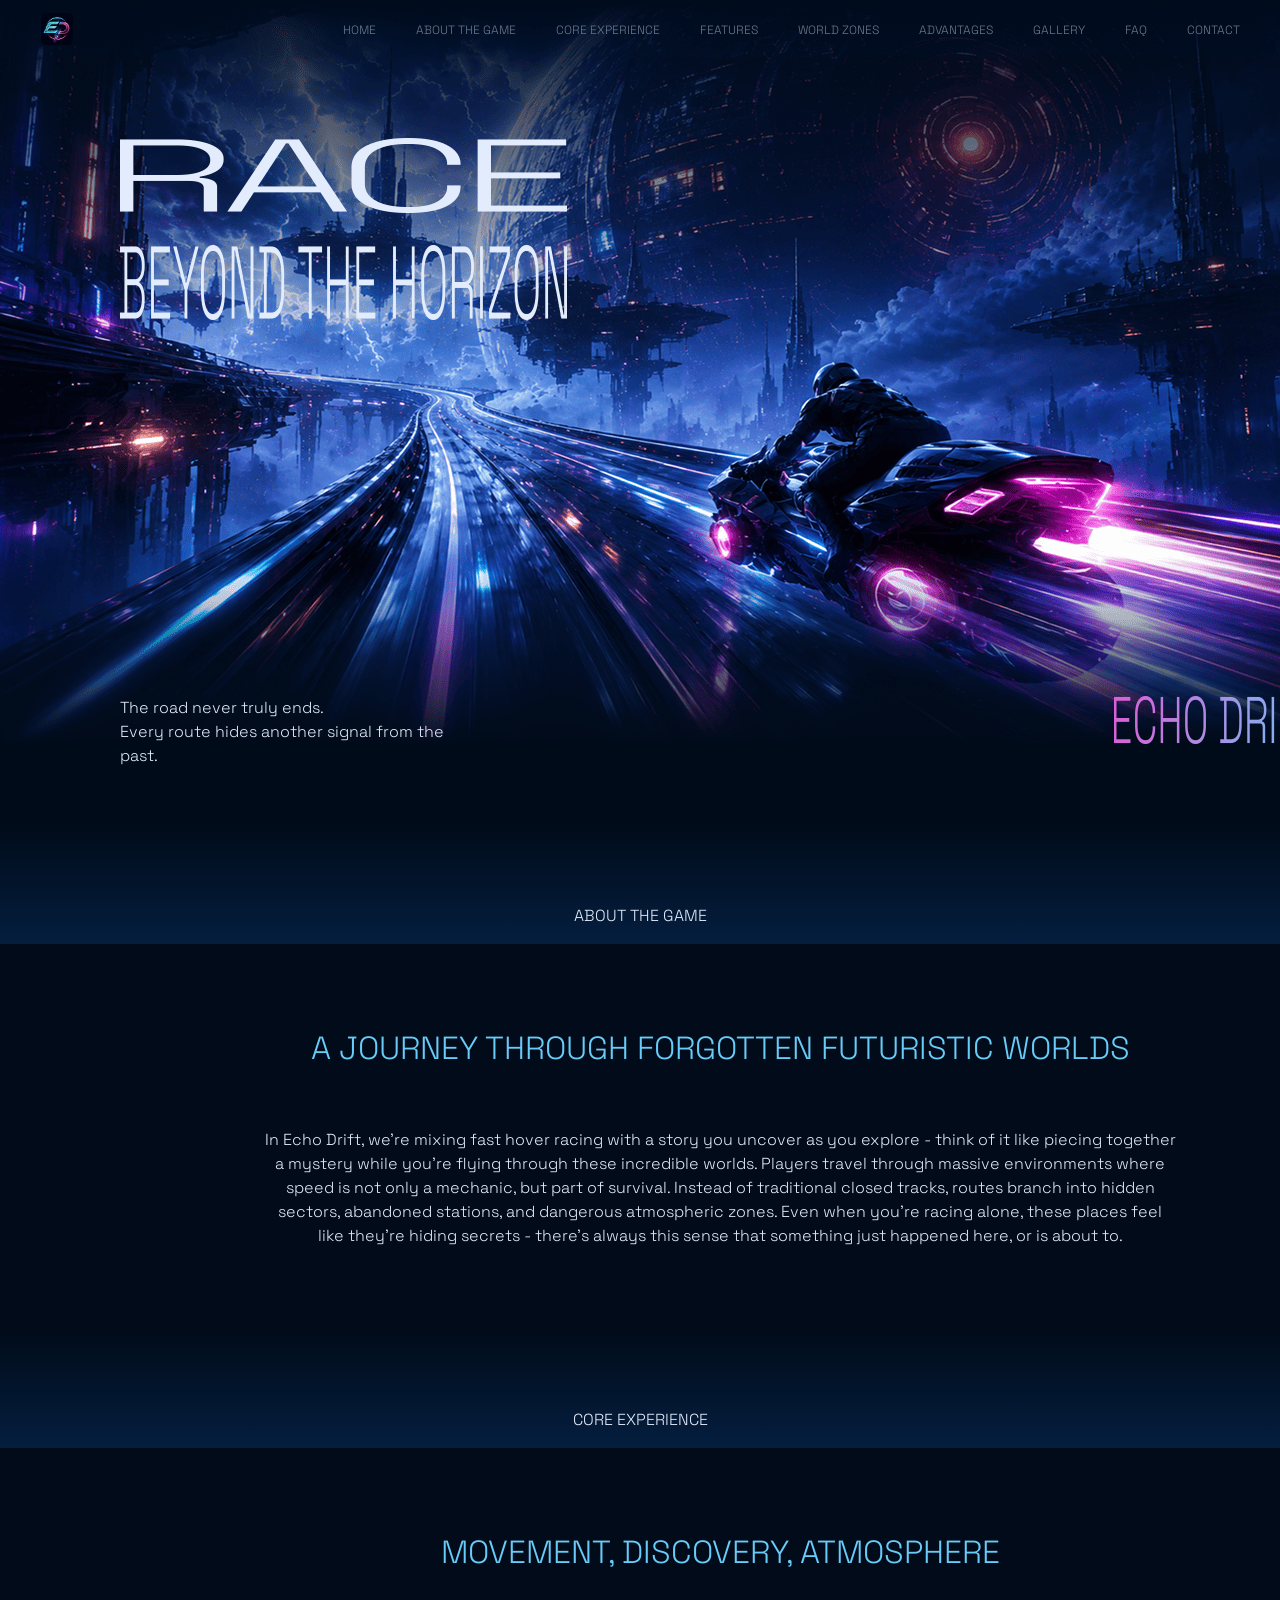
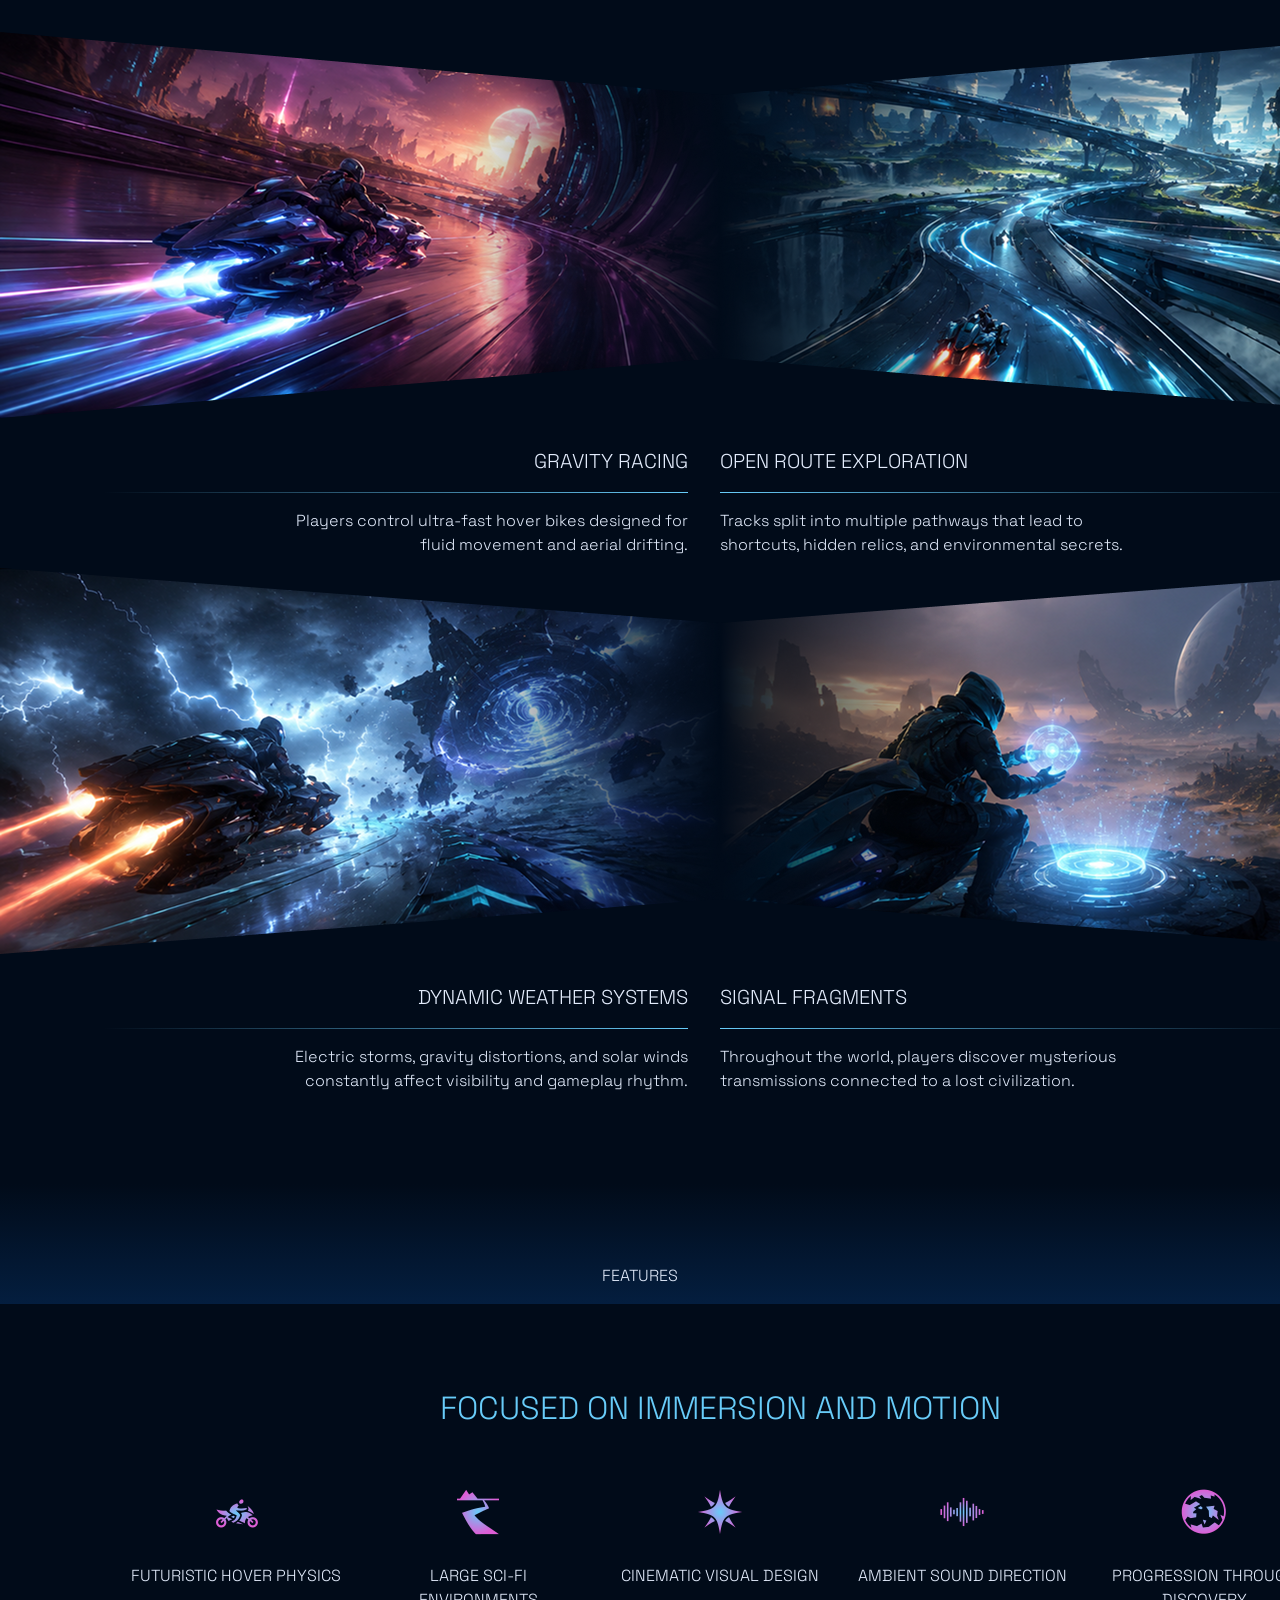
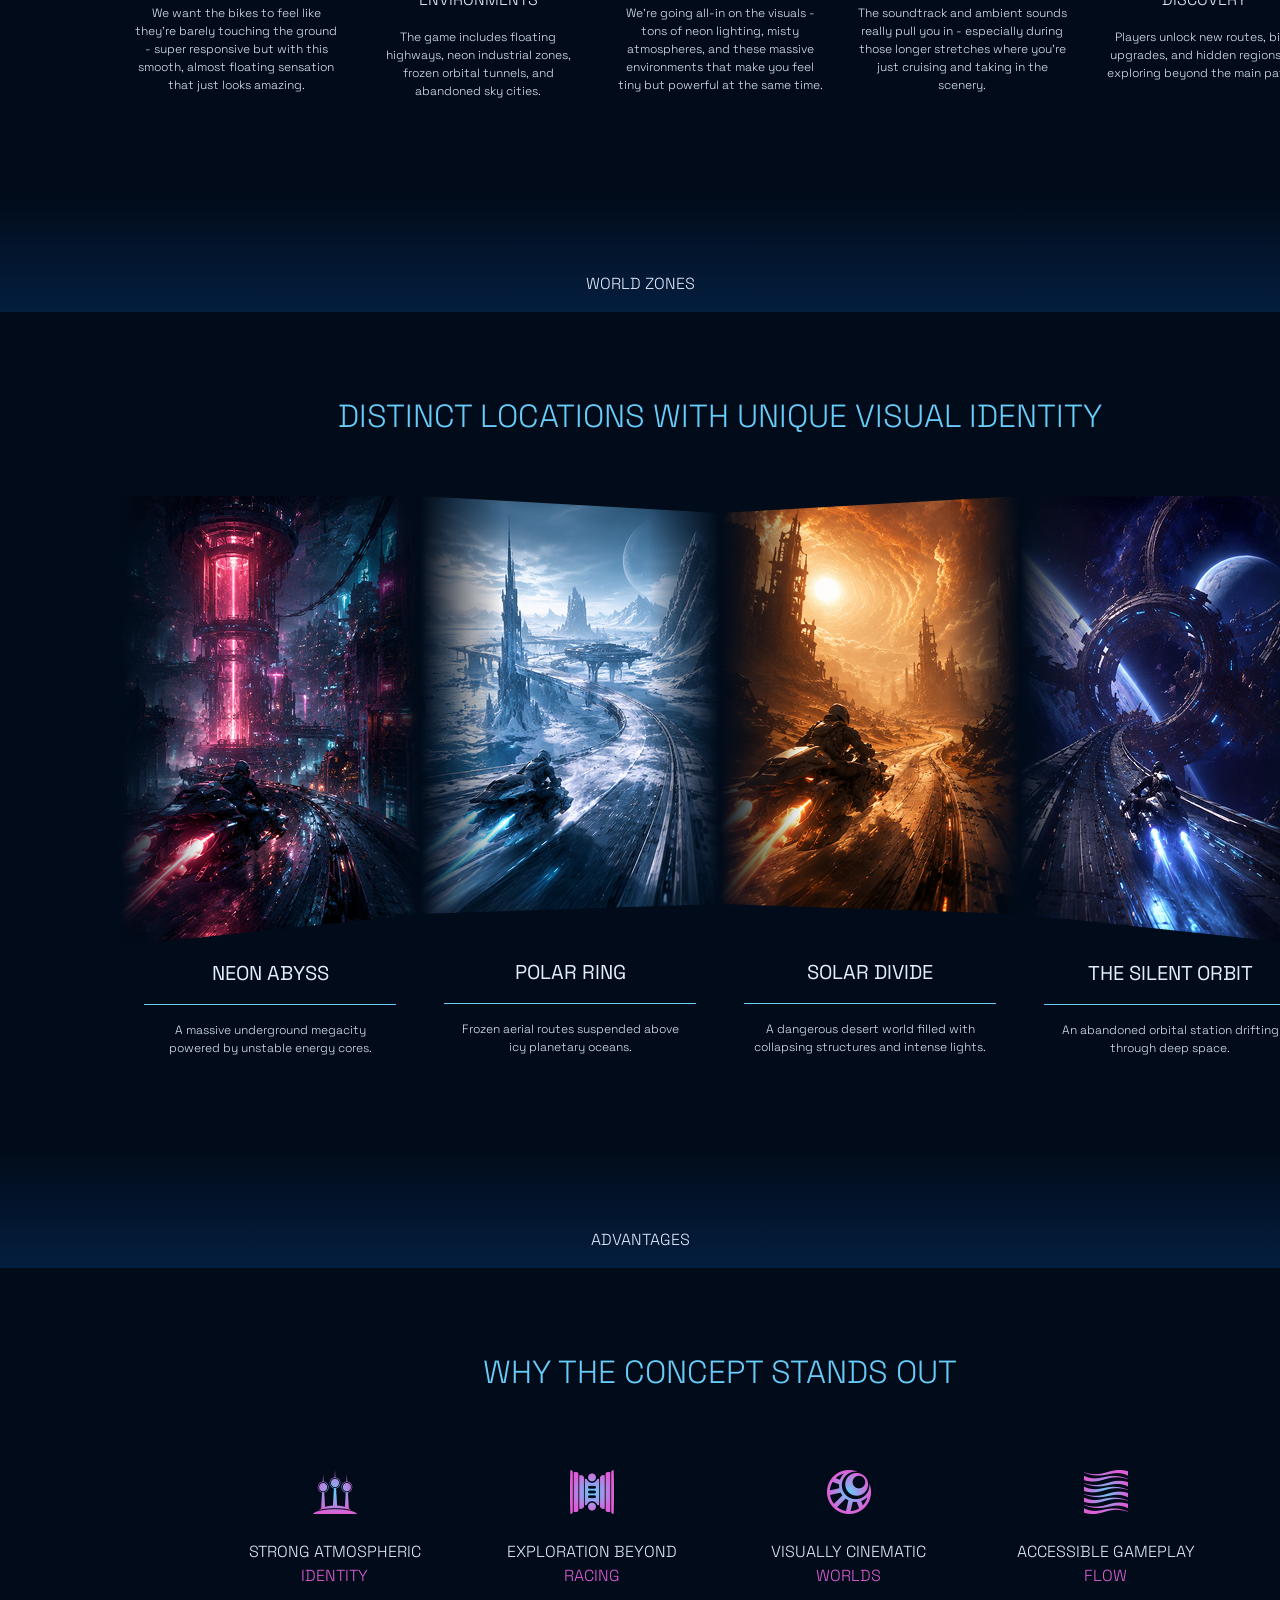
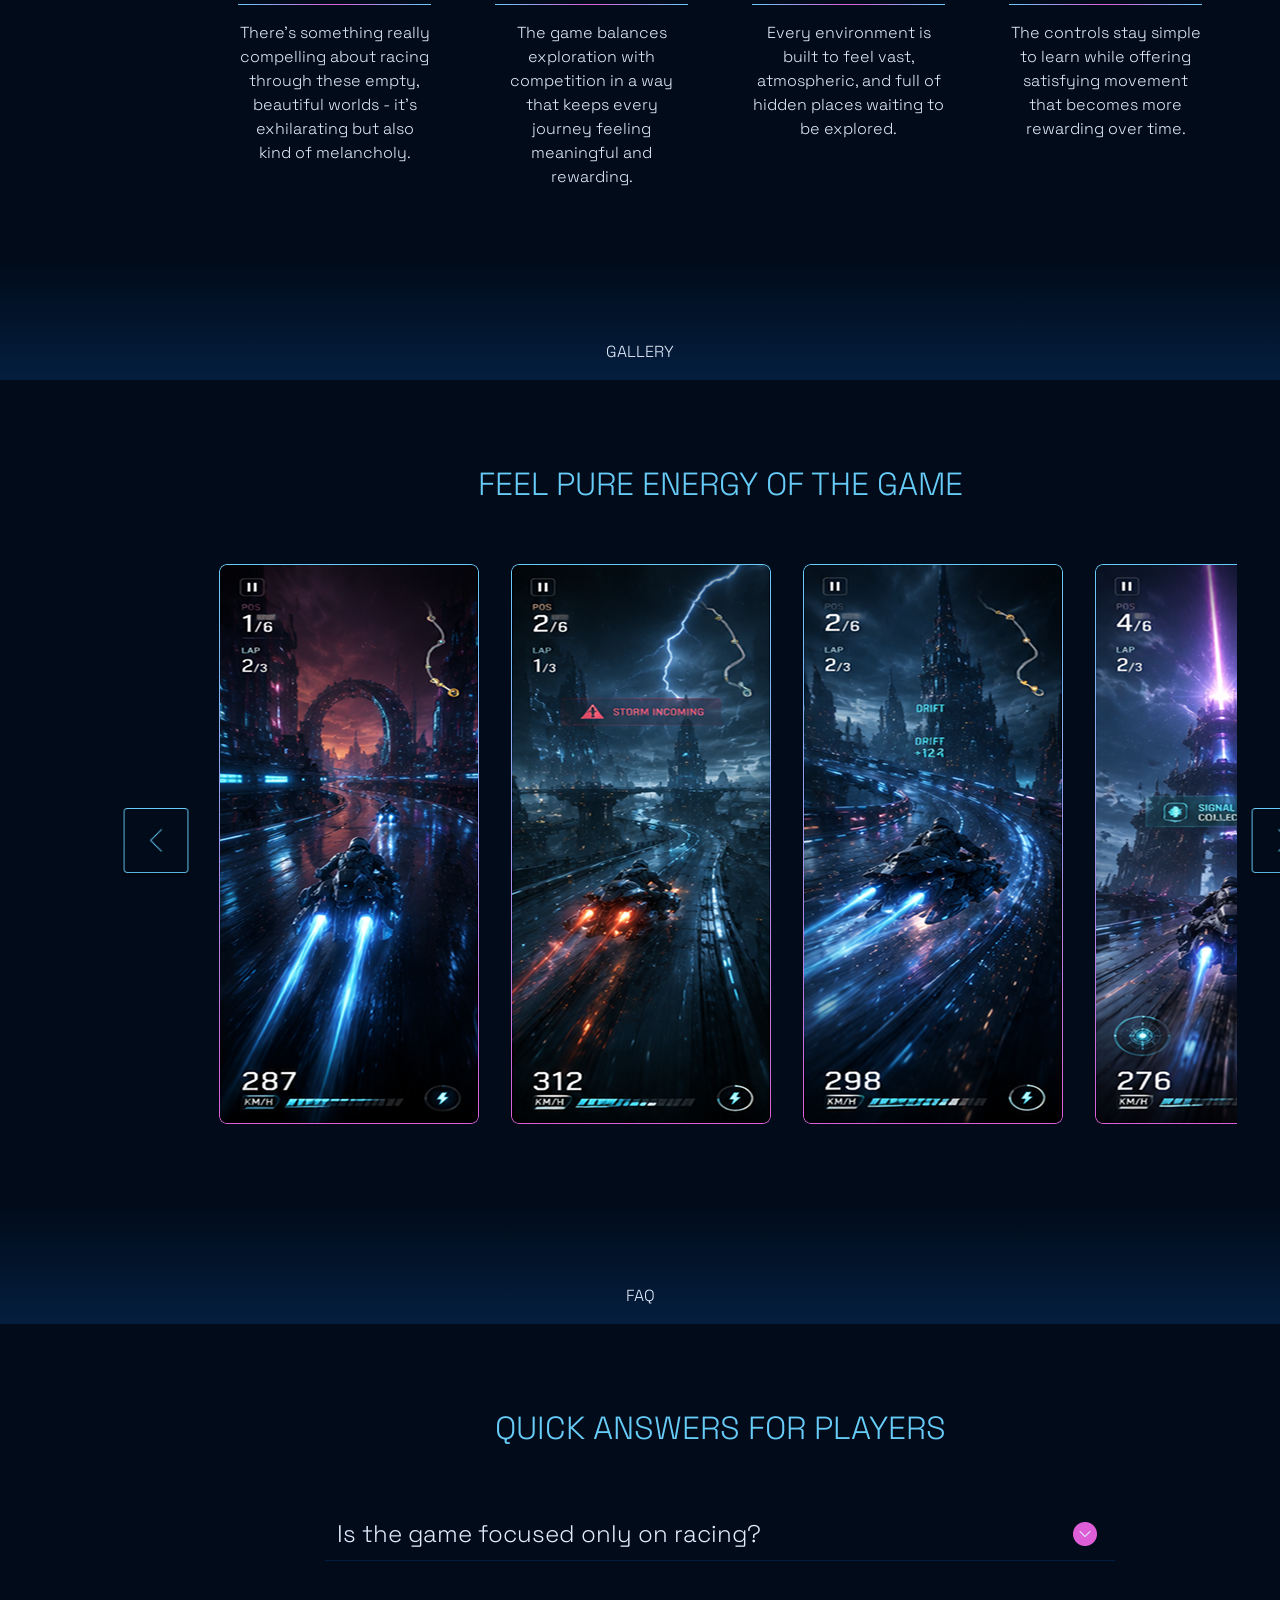
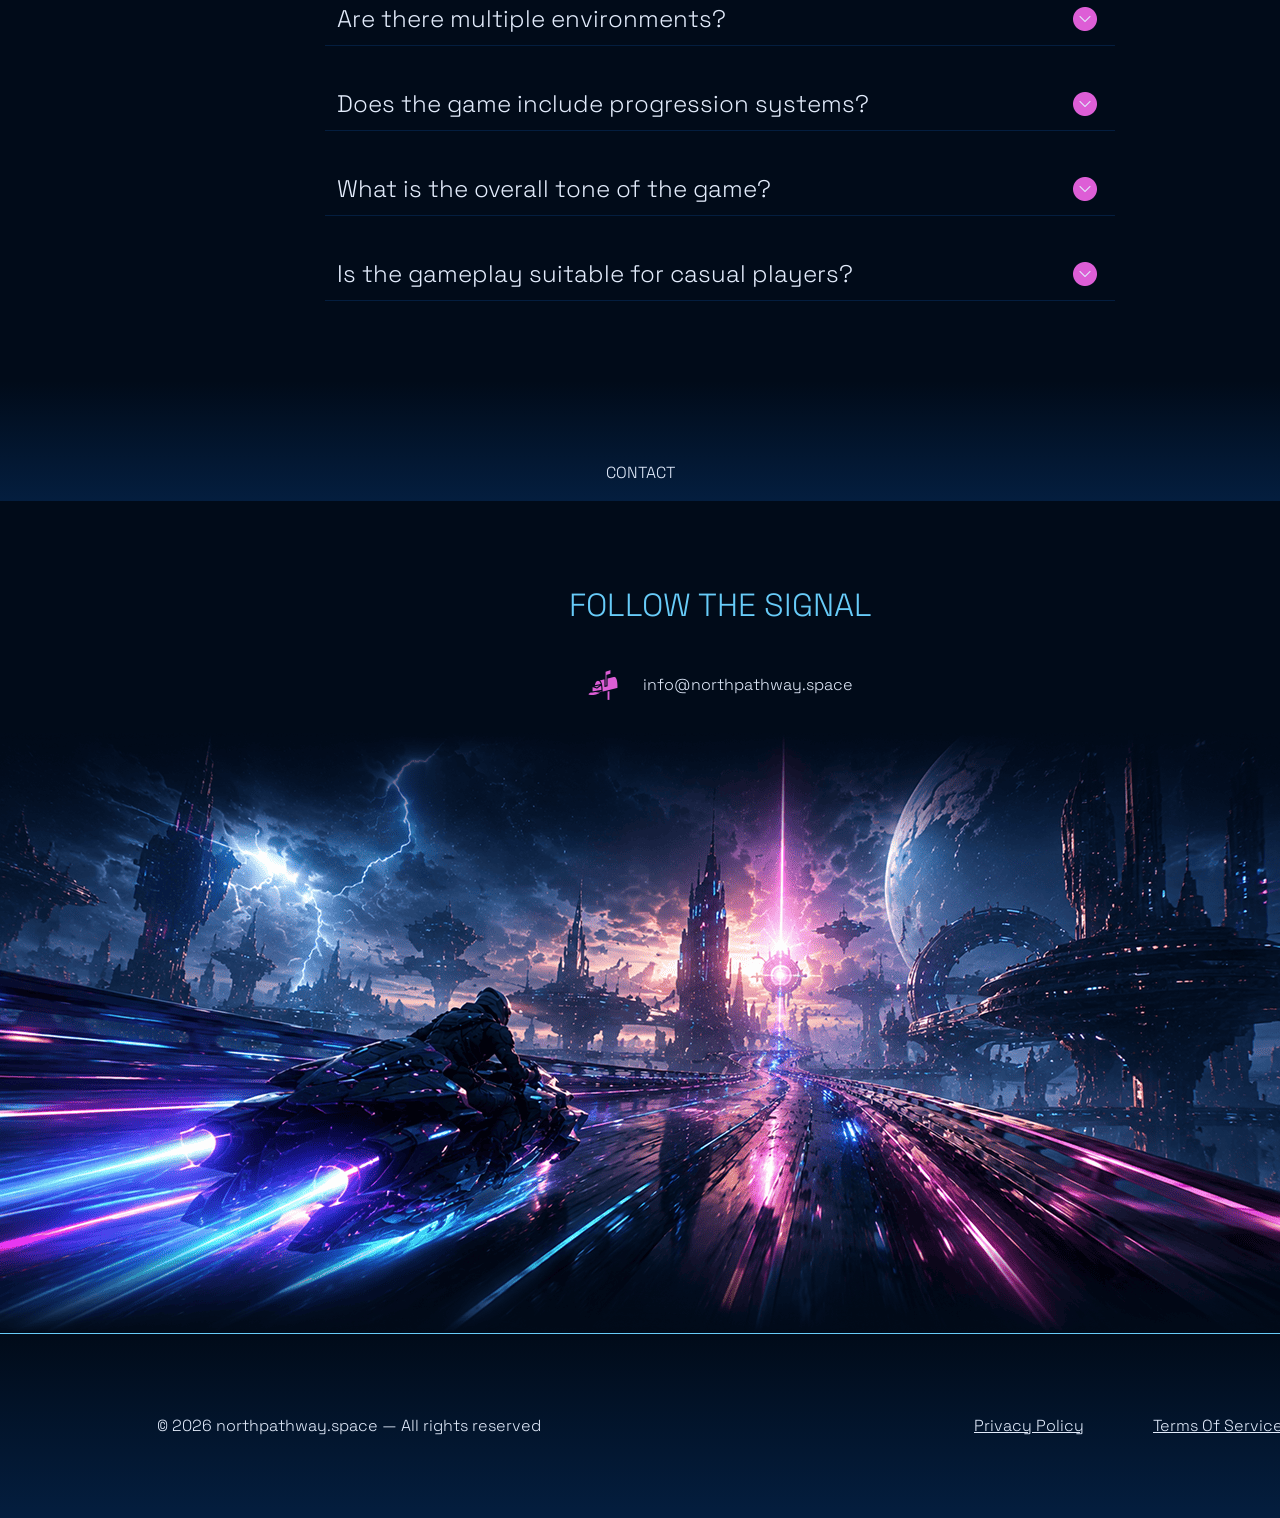
<file: index.html>
<!doctype html>
<html lang="en">
  <head>
    <meta charset="UTF-8" />
    <meta name="viewport" content="width=device-width, initial-scale=1.0" />
    <title>Echo Drift</title>
    <link rel="icon" href="img/fav_500.png" />

    <link rel="stylesheet" type="text/css" href="slick/slick.css" />
    <link rel="stylesheet" href="css/main.css" />
  </head>

  <body>
    <header class="a-h-header">
      <div class="a-h-header-background"></div>
      <nav class="a-h-navigation">
        <ul class="a-h-navigation-list">
          <li class="a-h-navigation-item">
            <a href="/" class="a-h-navigation-link">
              <img
                class="a-h-title-img a-h-navigation-img"
                alt="logo"
                src="img/fav.png"
                style="width: 32px"
              />
            </a>
          </li>
          <li class="a-h-navigation-item">
            <a href="/" class="a-h-navigation-link">Home</a>
          </li>
          <li class="a-h-navigation-item">
            <a href="/#about" class="a-h-navigation-link">About the Game</a>
          </li>
          <li class="a-h-navigation-item">
            <a href="/#why" class="a-h-navigation-link">Core Experience</a>
          </li>
          <li class="a-h-navigation-item">
            <a href="/#uniqueness" class="a-h-navigation-link">Features</a>
          </li>

          <li class="a-h-navigation-item">
            <a href="/#how" class="a-h-navigation-link">World Zones</a>
          </li>
          <li class="a-h-navigation-item">
            <a href="/#characters" class="a-h-navigation-link">Advantages</a>
          </li>
          <li class="a-h-navigation-item">
            <a href="/#features" class="a-h-navigation-link">Gallery</a>
          </li>

          <li class="a-h-navigation-item">
            <a href="/#faq" class="a-h-navigation-link">FAQ</a>
          </li>
          <li class="a-h-navigation-item">
            <a href="/#gallery" class="a-h-navigation-link">Contact</a>
          </li>
        </ul>

        <div class="a-h-header-button-wrapper">
          <a href="/" class="a-h-policy-terms-header-icon-menu">
            <img
              href="/"
              class="a-h-title-img"
              alt="logo"
              src="img/fav.png"
              style="width: 24px"
            />
          </a>

          <button type="button" class="a-h-header-icon-button" data-menu-button>
            <svg
              class="a-h-header-icon a-h-header-icon-menu"
              width="24"
              height="24"
              viewBox="0 0 24 24"
              fill="none"
              xmlns="http://www.w3.org/2000/svg"
            >
              <path
                d="M6 8H17M6 16H17M6 12H17"
                stroke="#E3ECFC"
                stroke-linecap="square"
              />
            </svg>

            <svg
              class="a-h-header-icon a-h-header-icon-close"
              width="24"
              height="24"
              viewBox="0 0 24 24"
              fill="none"
              xmlns="http://www.w3.org/2000/svg"
            >
              <path
                d="M8 8L12 12M12 12L8 16M12 12L16 16M12 12L16 8"
                stroke="#E3ECFC"
                stroke-linecap="square"
                stroke-linejoin="round"
              />
            </svg>
          </button>
        </div>
      </nav>
    </header>

    <main>
      <section class="a-h-home" id="home">
        <div class="a-h-home-container">
          <h1>
            <img
              class="a-h-home-title-img"
              src="/img/Frame 47496.png"
              alt="RACE BEYOND THE HORIZON"
            />
          </h1>
          <div class="a-h-home-container-top">
            <h2 class="a-h-home-title">
              The road never truly ends. <br />
              Every route hides another signal from the past.
            </h2>
            <div>
              <img
                class="a-h-home-text"
                src="/img/Echo Drift.png"
                alt="Echo Drift"
              />
            </div>
          </div>
        </div>
      </section>
      <section class="a-h-about" id="about">
        <div>
          <div class="a-h-about-title-divs">
            <h2 class="a-h-about-title">About the Game</h2>
          </div>

          <div class="a-h-about-container">
            <h3 class="a-h-about-title-two">
              A journey through forgotten futuristic worlds
            </h3>
            <p class="a-h-about-text">
              In Echo Drift, we're mixing fast hover racing with a story you
              uncover as you explore - think of it like piecing together a
              mystery while you're flying through these incredible worlds.
              Players travel through massive environments where speed is not
              only a mechanic, but part of survival. Instead of traditional
              closed tracks, routes branch into hidden sectors, abandoned
              stations, and dangerous atmospheric zones. Even when you're racing
              alone, these places feel like they're hiding secrets - there's
              always this sense that something just happened here, or is about
              to.
            </p>
          </div>
        </div>
      </section>
      <article class="a-h-why" id="why">
        <span style="display: none"
          >Generated: 2026-07-16, Hash: a-h-qk-a-h-39fd7x</span
        >
        <div class="a-h-about-title-divs">
          <h2 class="a-h-about-title">Core Experience</h2>
        </div>
        <div class="a-h-why-container">
          <h3 class="a-h-about-title-two" style="padding: 0 16px">
            Movement, discovery, atmosphere
          </h3>
          <dl class="a-h-why-list">
            <div>
              <div class="a-h-why-item">
                <figure class="a-h-why-img">
                  <img class="a-h-why-img" src="img/1 (1).png" alt="" />
                </figure>
                <dt class="a-h-why-text-bold">Gravity Racing</dt>
                <dd class="a-h-why-text">
                  Players control ultra-fast hover bikes designed for fluid
                  movement and aerial drifting.
                </dd>
              </div>
            </div>
            <div>
              <div class="a-h-why-item a-h-why-item-two">
                <figure class="a-h-why-img">
                  <img class="a-h-why-img" src="img/1 (2).png" alt="" />
                </figure>
                <dt
                  class="a-h-why-text-bold a-h-why-item-two a-h-why-item-twoq"
                >
                  Open Route Exploration
                </dt>
                <dd class="a-h-why-text a-h-why-item-two">
                  Tracks split into multiple pathways that lead to shortcuts,
                  hidden relics, and environmental secrets.
                </dd>
              </div>
            </div>
            <div>
              <div class="a-h-why-item">
                <figure class="a-h-why-img">
                  <img class="a-h-why-img" src="img/1 (3).png" alt="" />
                </figure>
                <dt class="a-h-why-text-bold">Dynamic Weather Systems</dt>
                <dd class="a-h-why-text">
                  Electric storms, gravity distortions, and solar winds
                  constantly affect visibility and gameplay rhythm.
                </dd>
              </div>
            </div>
            <div>
              <div class="a-h-why-item">
                <figure class="a-h-why-img">
                  <img class="a-h-why-img" src="img/1 (4).png" alt="" />
                </figure>
                <dt
                  class="a-h-why-text-bold a-h-why-item-two a-h-why-item-twoq"
                >
                  Signal Fragments
                </dt>
                <dd class="a-h-why-text a-h-why-item-two">
                  Throughout the world, players discover mysterious
                  transmissions connected to a lost civilization.
                </dd>
              </div>
            </div>
          </dl>
        </div>
      </article>
      <section class="a-h-uniqueness" id="uniqueness">
        <div class="a-h-about-title-divs">
          <h2 class="a-h-about-title">Features</h2>
        </div>
        <div class="a-h-uniqueness-container">
          <h3 class="a-h-about-title-two">Focused on immersion and motion</h3>
          <div class="a-h-uniqueness-list">
            <div class="a-h-uniqueness-item">
              <img class="a-h-uniqueness-img" src="/img/2 (1).png" alt="" />
              <div>
                <p class="a-h-uniqueness-text-bold">Futuristic Hover Physics</p>
                <p class="a-h-uniqueness-text">
                  We want the bikes to feel like they're barely touching the
                  ground - super responsive but with this smooth, almost
                  floating sensation that just looks amazing.
                </p>
              </div>
            </div>
            <div class="a-h-uniqueness-item">
              <img class="a-h-uniqueness-img" src="/img/2 (2).png" alt="" />
              <div>
                <p class="a-h-uniqueness-text-bold">
                  Large Sci-Fi Environments
                </p>
                <p class="a-h-uniqueness-text">
                  The game includes floating highways, neon industrial zones,
                  frozen orbital tunnels, and abandoned sky cities.
                </p>
              </div>
            </div>
            <div class="a-h-uniqueness-item">
              <img class="a-h-uniqueness-img" src="/img/2 (3).png" alt="" />
              <div>
                <p class="a-h-uniqueness-text-bold">Cinematic Visual Design</p>
                <p class="a-h-uniqueness-text">
                  We're going all-in on the visuals - tons of neon lighting,
                  misty atmospheres, and these massive environments that make
                  you feel tiny but powerful at the same time.
                </p>
              </div>
            </div>
            <div class="a-h-uniqueness-item">
              <img class="a-h-uniqueness-img" src="/img/2 (4).png" alt="" />
              <div>
                <p class="a-h-uniqueness-text-bold">Ambient Sound Direction</p>
                <p class="a-h-uniqueness-text">
                  The soundtrack and ambient sounds really pull you in -
                  especially during those longer stretches where you're just
                  cruising and taking in the scenery.
                </p>
              </div>
            </div>
            <div class="a-h-uniqueness-item">
              <img class="a-h-uniqueness-img" src="/img/2 (5).png" alt="" />
              <div>
                <p class="a-h-uniqueness-text-bold">
                  Progression Through Discovery
                </p>
                <p class="a-h-uniqueness-text">
                  Players unlock new routes, bike upgrades, and hidden regions
                  by exploring beyond the main paths.
                </p>
              </div>
            </div>
          </div>
        </div>
      </section>
      <section class="a-h-how" id="how">
        <div class="a-h-about-title-divs">
          <h2 class="a-h-about-title">World Zones</h2>
        </div>
        <div class="a-h-how-container">
          <h3 class="a-h-about-title-two">
            Distinct locations with unique visual identity
          </h3>

          <ul class="a-h-how-list">
            <li>
              <div class="a-h-how-item">
                <img class="a-h-how-img" src="/img/3 (1).png" alt="image" />
                <div>
                  <p class="a-h-how-text-bold">Neon Abyss</p>
                  <p class="a-h-how-text">
                    A massive underground megacity powered by unstable energy
                    cores.
                  </p>
                </div>
              </div>
            </li>
            <li>
              <div class="a-h-how-item">
                <img class="a-h-how-img" src="/img/3 (2).png" alt="image" />
                <div>
                  <p class="a-h-how-text-bold">Polar Ring</p>
                  <p class="a-h-how-text">
                    Frozen aerial routes suspended above icy planetary oceans.
                  </p>
                </div>
              </div>
            </li>
            <li>
              <div class="a-h-how-item">
                <img class="a-h-how-img" src="/img/3 (3).png" alt="image" />
                <div>
                  <p class="a-h-how-text-bold">Solar Divide</p>
                  <p class="a-h-how-text">
                    A dangerous desert world filled with collapsing structures
                    and intense lights.
                  </p>
                </div>
              </div>
            </li>
            <li>
              <div class="a-h-how-item">
                <img class="a-h-how-img" src="/img/3 (4).png" alt="image" />
                <div>
                  <p class="a-h-how-text-bold">The Silent Orbit</p>
                  <p class="a-h-how-text">
                    An abandoned orbital station drifting through deep space.
                  </p>
                </div>
              </div>
            </li>
          </ul>
        </div>
      </section>
      <section class="a-h-characters" id="characters">
        <div class="a-h-about-title-divs">
          <h2 class="a-h-about-title">Advantages</h2>
        </div>
        <div class="a-h-characters-container">
          <h3 class="a-h-about-title-two">Why the concept stands out</h3>

          <ul class="a-h-characters-list">
            <li class="a-h-characters-item">
              <img class="a-h-characters-img" src="/img/4 (1).png" alt="" />
              <p class="a-h-characters-text-bold">
                Strong Atmospheric <span>Identity</span>
              </p>
              <p class="a-h-characters-text">
                There's something really compelling about racing through these
                empty, beautiful worlds - it's exhilarating but also kind of
                melancholy.
              </p>
            </li>
            <li class="a-h-characters-item">
              <img class="a-h-characters-img" src="/img/4 (2).png" alt="" />
              <p class="a-h-characters-text-bold">
                Exploration Beyond <span>Racing</span>
              </p>
              <p class="a-h-characters-text">
                The game balances exploration with competition in a way that
                keeps every journey feeling meaningful and rewarding.
              </p>
            </li>
            <li class="a-h-characters-item">
              <img class="a-h-characters-img" src="/img/4 (3).png" alt="" />
              <p class="a-h-characters-text-bold">
                Visually Cinematic <span>Worlds</span>
              </p>
              <p class="a-h-characters-text">
                Every environment is built to feel vast, atmospheric, and full
                of hidden places waiting to be explored.
              </p>
            </li>
            <li class="a-h-characters-item">
              <img class="a-h-characters-img" src="/img/4 (4).png" alt="" />
              <p class="a-h-characters-text-bold">
                Accessible Gameplay <span>Flow</span>
              </p>
              <p class="a-h-characters-text">
                The controls stay simple to learn while offering satisfying
                movement that becomes more rewarding over time.
              </p>
            </li>
          </ul>
        </div>
      </section>
      <section class="a-h-features" id="features">
        <div class="a-h-about-title-divs">
          <h2 class="a-h-about-title">Gallery</h2>
        </div>
        <div class="a-h-features-container">
          <h3 class="a-h-about-title-two">Feel Pure energy of the game</h3>

          <ul class="a-h-features-list">
            <li class="a-h-features-item">
              <img class="a-h-features-img" src="/img/gal1.png" alt="image" />
            </li>
            <li class="a-h-features-item">
              <img class="a-h-features-img" src="/img/gal2.png" alt="image" />
            </li>
            <li class="a-h-features-item">
              <img class="a-h-features-img" src="/img/gal3.png" alt="image" />
            </li>
            <li class="a-h-features-item">
              <img class="a-h-features-img" src="/img/gal4.png" alt="image" />
            </li>
            <li class="a-h-features-item">
              <img class="a-h-features-img" src="/img/gal5.png" alt="image" />
            </li>
            <li class="a-h-features-item">
              <img class="a-h-features-img" src="/img/gal6.png" alt="image" />
            </li>
            <li class="a-h-features-item">
              <img class="a-h-features-img" src="/img/gal7.png" alt="image" />
            </li>
            <li class="a-h-features-item">
              <img class="a-h-features-img" src="/img/gal8.png" alt="image" />
            </li>
          </ul>
          <div class="a-h-gallery-button-container">
            <button class="a-h-gallery-button a-h-features-list-left">
              <img
                class="a-h-gallery-button-icon"
                src="img/arrow_left.png"
                alt="left button"
              />
            </button>
            <button class="a-h-gallery-button a-h-features-list-right">
              <img
                class="a-h-gallery-button-icon"
                src="img/arrow_right.png"
                alt="right button"
              />
            </button>
          </div>
        </div>
      </section>

      <section class="a-h-faq" id="faq">
        <div class="a-h-about-title-divs">
          <h2 class="a-h-about-title">FAQ</h2>
        </div>
        <div class="a-h-faq-container">
          <h3 class="a-h-about-title-two">Quick answers for players</h3>

          <ul class="a-h-faq-list">
            <li class="a-h-faq-item">
              <div class="a-h-faq-question" onclick="toggleAnswer(this)">
                <span>Is the game focused only on racing?</span>
                <button class="a-h-toggle-button">
                  <img src="/img/down.png" alt="Toggle" />
                </button>
              </div>
              <div class="a-h-faq-answer">
                No. It's not just about crossing the finish line first - half
                the fun is wandering off the main path and discovering what
                happened to the people who built these places.
              </div>
            </li>
            <li class="a-h-faq-item">
              <div class="a-h-faq-question" onclick="toggleAnswer(this)">
                <span>Are there multiple environments?</span>
                <button class="a-h-toggle-button">
                  <img src="/img/down.png" alt="Toggle" />
                </button>
              </div>
              <div class="a-h-faq-answer">
                Yes. Each world has its own atmosphere, hazards, and visual
                identity.
              </div>
            </li>
            <li class="a-h-faq-item">
              <div class="a-h-faq-question" onclick="toggleAnswer(this)">
                <span>Does the game include progression systems?</span>
                <button class="a-h-toggle-button">
                  <img src="/img/down.png" alt="Toggle" />
                </button>
              </div>
              <div class="a-h-faq-answer">
                Players unlock upgrades, hidden routes, and new vehicles over
                time.
              </div>
            </li>
            <li class="a-h-faq-item">
              <div class="a-h-faq-question" onclick="toggleAnswer(this)">
                <span>What is the overall tone of the game?</span>
                <button class="a-h-toggle-button">
                  <img src="/img/down.png" alt="Toggle" />
                </button>
              </div>
              <div class="a-h-faq-answer">
                Atmospheric, futuristic, and cinematic with moments of calm and
                speed.
              </div>
            </li>
            <li class="a-h-faq-item">
              <div class="a-h-faq-question" onclick="toggleAnswer(this)">
                <span>Is the gameplay suitable for casual players?</span>
                <button class="a-h-toggle-button">
                  <img src="/img/down.png" alt="Toggle" />
                </button>
              </div>
              <div class="a-h-faq-answer">
                Yes. Anyone can pick it up and start having fun, but if you
                really want to master the physics and find all the secret
                routes, there's plenty of depth there.
              </div>
            </li>
          </ul>
        </div>
      </section>
      <section class="a-h-gallery" id="gallery">
        <div class="a-h-about-title-divs">
          <h2 class="a-h-about-title">Contact</h2>
        </div>
        <div class="a-h-gallery-container">
          <h3 class="a-h-about-title-two">Follow the signal</h3>
          <a class="a-h-gallery-item" href="mailto:info@northpathway.space">
            <img
              class="a-h-gallery-image"
              src="./img/game-icons_mailbox.png"
              alt="gallery image"
            />info@northpathway.space</a
          >
        </div>
      </section>
      <section class="a-h-gallery-two"></section>
    </main>

    <footer
      class="a-h-footer"
      style="
        margin: auto;
        border-top: 1px solid #68ccf9;
        background: linear-gradient(180deg, #010b19 0%, #041e3f 100%);
      "
    >
      <div class="a-h-footer-container">
        <p class="a-h-footer-copyright-two a-h-footer-copyright">
          © 2026 northpathway.space — All rights reserved
        </p>

        <div class="a-h-footer-wrapper">
          <a class="a-h-footer-text" href="/policy.html">Privacy Policy</a>
          <a class="a-h-footer-text" href="/terms.html">Terms Of Service </a>
        </div>
        <p class="a-h-footer-copyright-one a-h-footer-copyright">
          © 2026 northpathway.space <br />
          All rights reserved
        </p>
      </div>
    </footer>
    <script src="js/mobile-menu.js"></script>
    <script src="js/jquery-loc.js"></script>
    <script type="text/javascript" src="slick/slick.min.js"></script>
    <script src="js/slick.js"></script>
  </body>
</html>
</file>
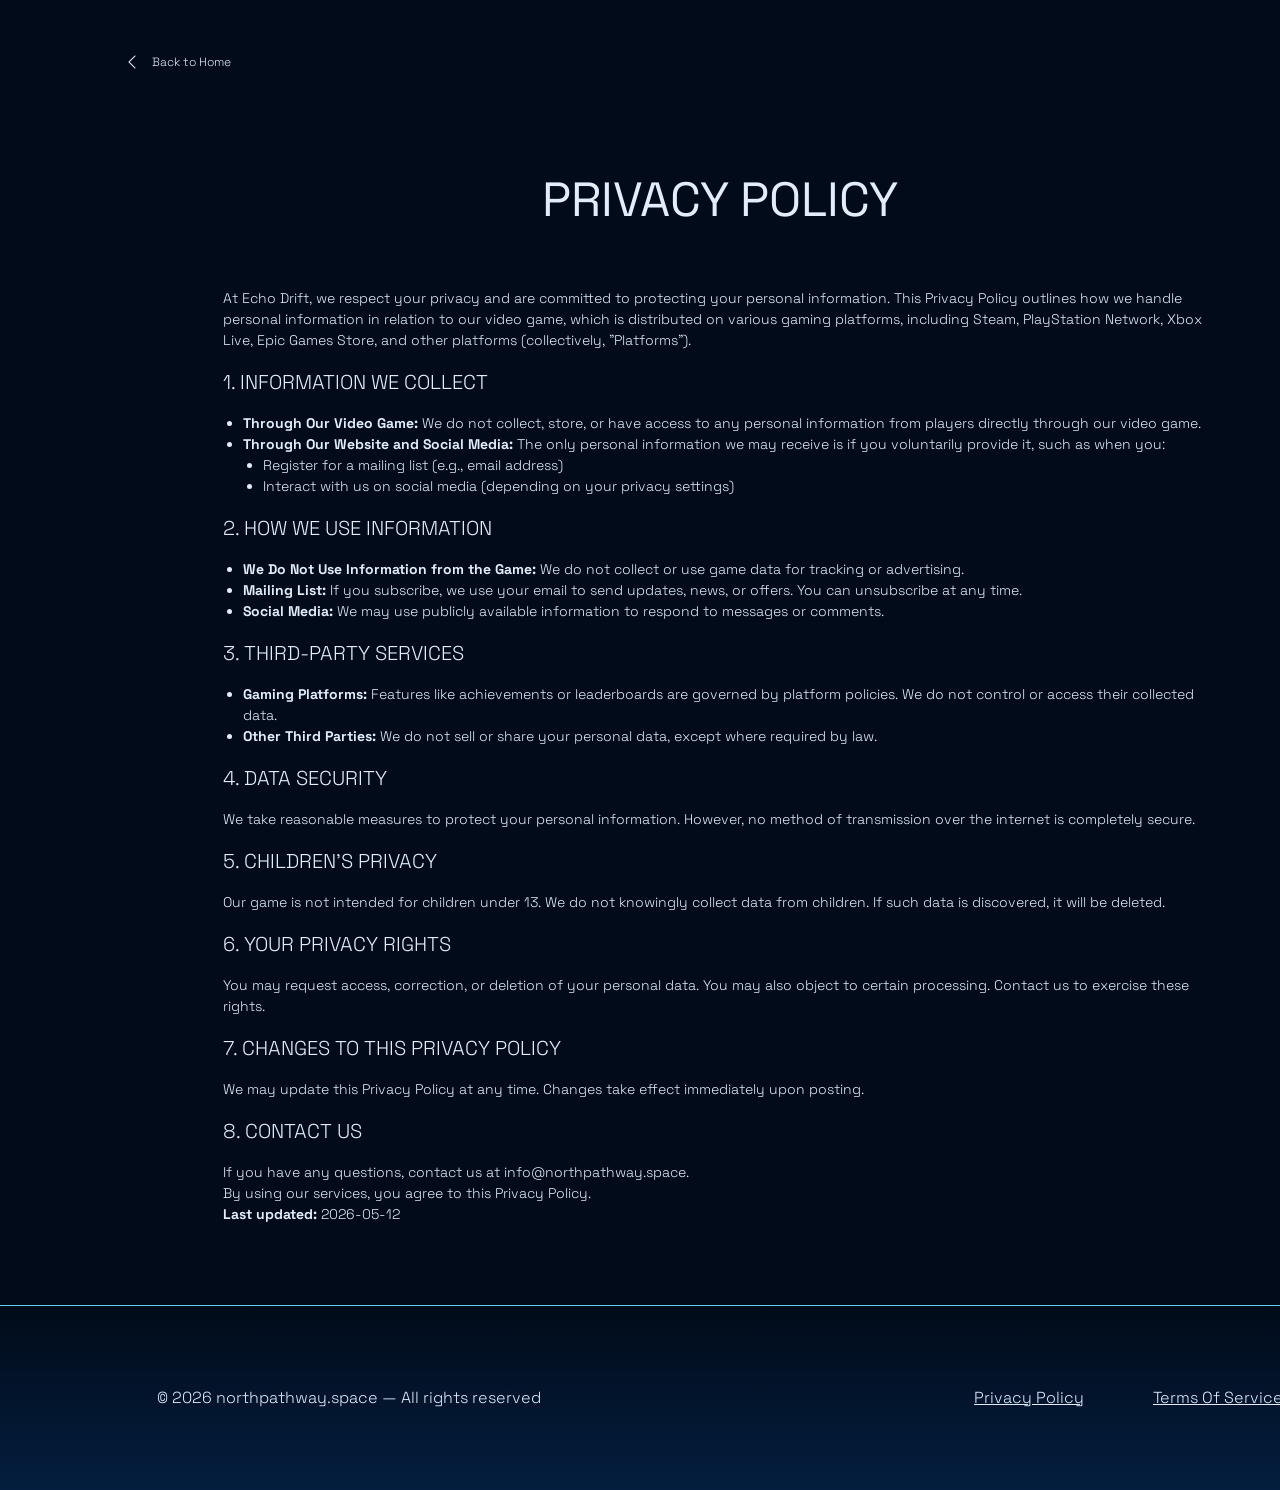
<file: policy.html>
<!doctype html>
<html lang="en">
  <head>
    <meta charset="UTF-8" />
    <meta name="viewport" content="width=device-width, initial-scale=1.0" />

    <title>Privacy Policy</title>
    <link rel="icon" href="img/fav_500.png" />

    <link rel="stylesheet" type="text/css" href="slick/slick.css" />
    <link rel="stylesheet" href="css/main.css" />
  </head>

  <body>
    <header class="a-h-header a-h-header-terms">
      <div class="a-h-header-background"></div>
      <nav class="a-h-navigation">
        <ul class="a-h-navigation-list-terms">
          <li class="a-h-navigation-item">
            <a href="/" class="a-h-header-terms-img">
              <img
                class=" "
                alt="logo"
                src="img/back.png"
                style="width: 24px; height: 24px"
              />Back to Home
            </a>
          </li>
        </ul>
      </nav>
    </header>

    <main>
      <div class="a-h-policy-terms-container">
        <h1>Privacy Policy</h1>

        <p>
          At <span class="name">Echo Drift</span>, we respect your privacy and
          are committed to protecting your personal information. This Privacy
          Policy outlines how we handle personal information in relation to our
          video game, which is distributed on various gaming platforms,
          including Steam, PlayStation Network, Xbox Live, Epic Games Store, and
          other platforms (collectively, "Platforms").
        </p>

        <section>
          <h2>1. Information We Collect</h2>
          <ul>
            <li>
              <strong>Through Our Video Game:</strong>
              We do not collect, store, or have access to any personal
              information from players directly through our video game.
            </li>
            <li>
              <strong>Through Our Website and Social Media:</strong>
              The only personal information we may receive is if you voluntarily
              provide it, such as when you:
              <ul>
                <li>Register for a mailing list (e.g., email address)</li>
                <li>
                  Interact with us on social media (depending on your privacy
                  settings)
                </li>
              </ul>
            </li>
          </ul>
        </section>

        <section>
          <h2>2. How We Use Information</h2>
          <ul>
            <li>
              <strong>We Do Not Use Information from the Game:</strong>
              We do not collect or use game data for tracking or advertising.
            </li>
            <li>
              <strong>Mailing List:</strong>
              If you subscribe, we use your email to send updates, news, or
              offers. You can unsubscribe at any time.
            </li>
            <li>
              <strong>Social Media:</strong>
              We may use publicly available information to respond to messages
              or comments.
            </li>
          </ul>
        </section>

        <section>
          <h2>3. Third-Party Services</h2>
          <ul>
            <li>
              <strong>Gaming Platforms:</strong>
              Features like achievements or leaderboards are governed by
              platform policies. We do not control or access their collected
              data.
            </li>
            <li>
              <strong>Other Third Parties:</strong>
              We do not sell or share your personal data, except where required
              by law.
            </li>
          </ul>
        </section>

        <section>
          <h2>4. Data Security</h2>
          <p>
            We take reasonable measures to protect your personal information.
            However, no method of transmission over the internet is completely
            secure.
          </p>
        </section>

        <section>
          <h2>5. Children's Privacy</h2>
          <p>
            Our game is not intended for children under 13. We do not knowingly
            collect data from children. If such data is discovered, it will be
            deleted.
          </p>
        </section>

        <section>
          <h2>6. Your Privacy Rights</h2>
          <p>
            You may request access, correction, or deletion of your personal
            data. You may also object to certain processing. Contact us to
            exercise these rights.
          </p>
        </section>

        <section>
          <h2>7. Changes to this Privacy Policy</h2>
          <p>
            We may update this Privacy Policy at any time. Changes take effect
            immediately upon posting.
          </p>
        </section>

        <section>
          <h2>8. Contact Us</h2>
          <p>
            If you have any questions, contact us at
            <a href="mailto:info@northpathway.space"
              ><span class="domain">info@northpathway.space</span></a
            >.
          </p>
        </section>

        <p>By using our services, you agree to this Privacy Policy.</p>

        <p>
          <strong>Last updated:</strong> <span class="date">2026-05-12</span>
        </p>
      </div>
    </main>

    <footer
      class="a-h-footer"
      style="
        margin: auto;
        border-top: 1px solid #68ccf9;
        background: linear-gradient(180deg, #010b19 0%, #041e3f 100%);
      "
    >
      <div class="a-h-footer-container">
        <p class="a-h-footer-copyright-two a-h-footer-copyright">
          © 2026 northpathway.space — All rights reserved
        </p>

        <div class="a-h-footer-wrapper">
          <a class="a-h-footer-text" href="/policy.html">Privacy Policy</a>
          <a class="a-h-footer-text" href="/terms.html">Terms Of Service </a>
        </div>
        <p class="a-h-footer-copyright-one a-h-footer-copyright">
          © 2026 northpathway.space <br />
          All rights reserved
        </p>
      </div>
    </footer>
    <script src="js/mobile-menu.js"></script>
  </body>
</html>
</file>
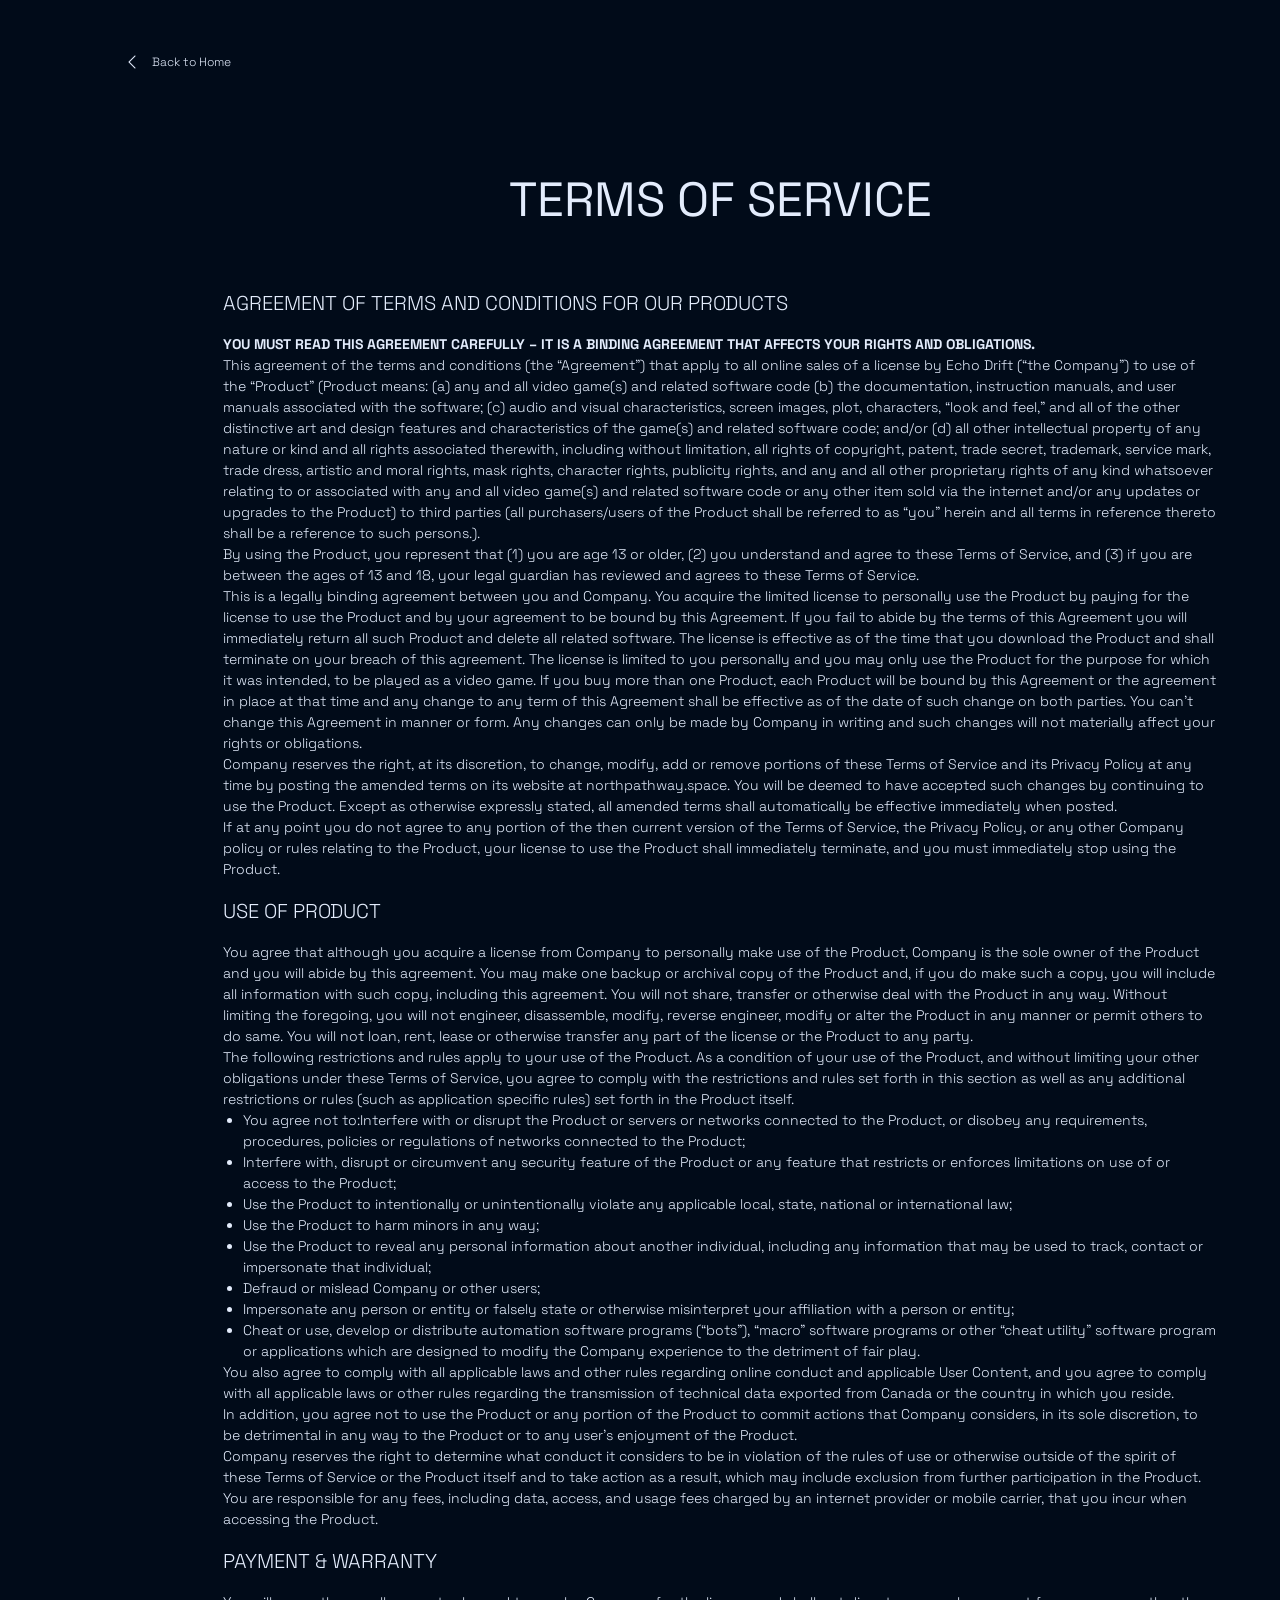
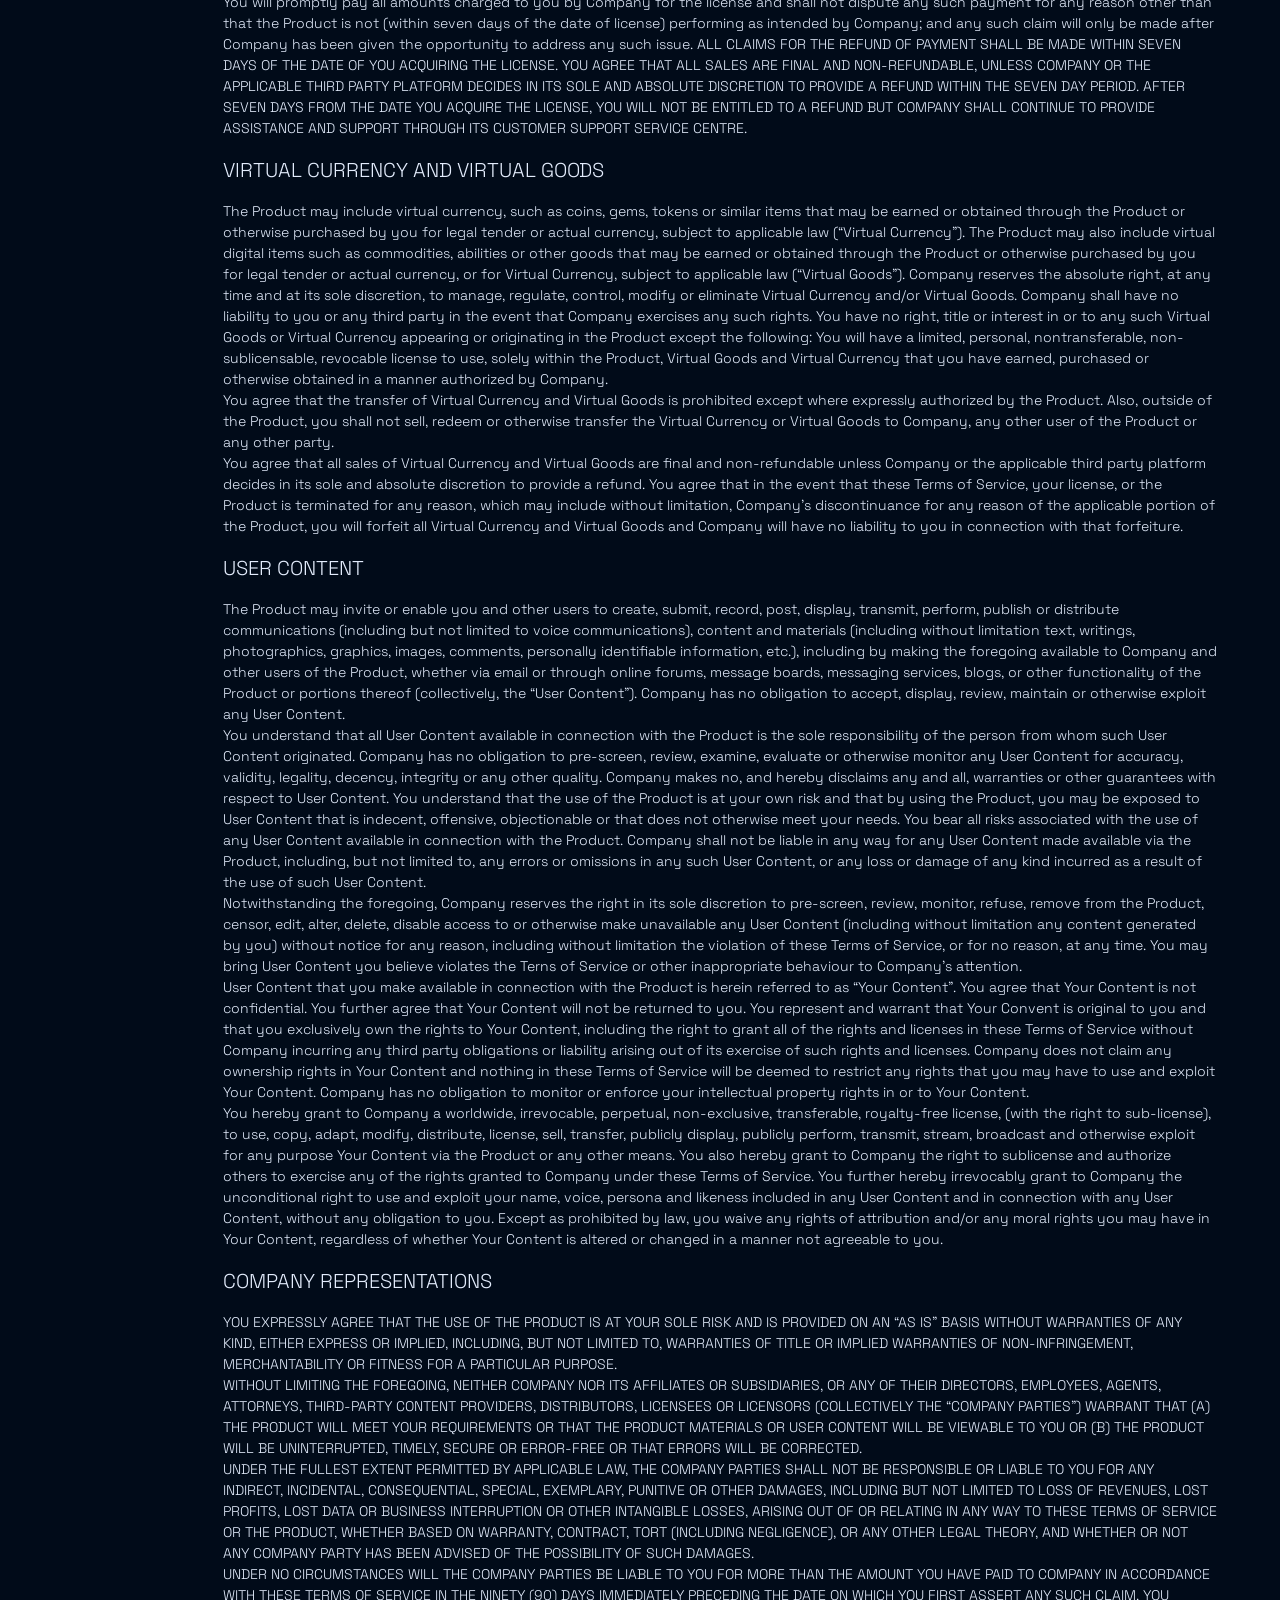
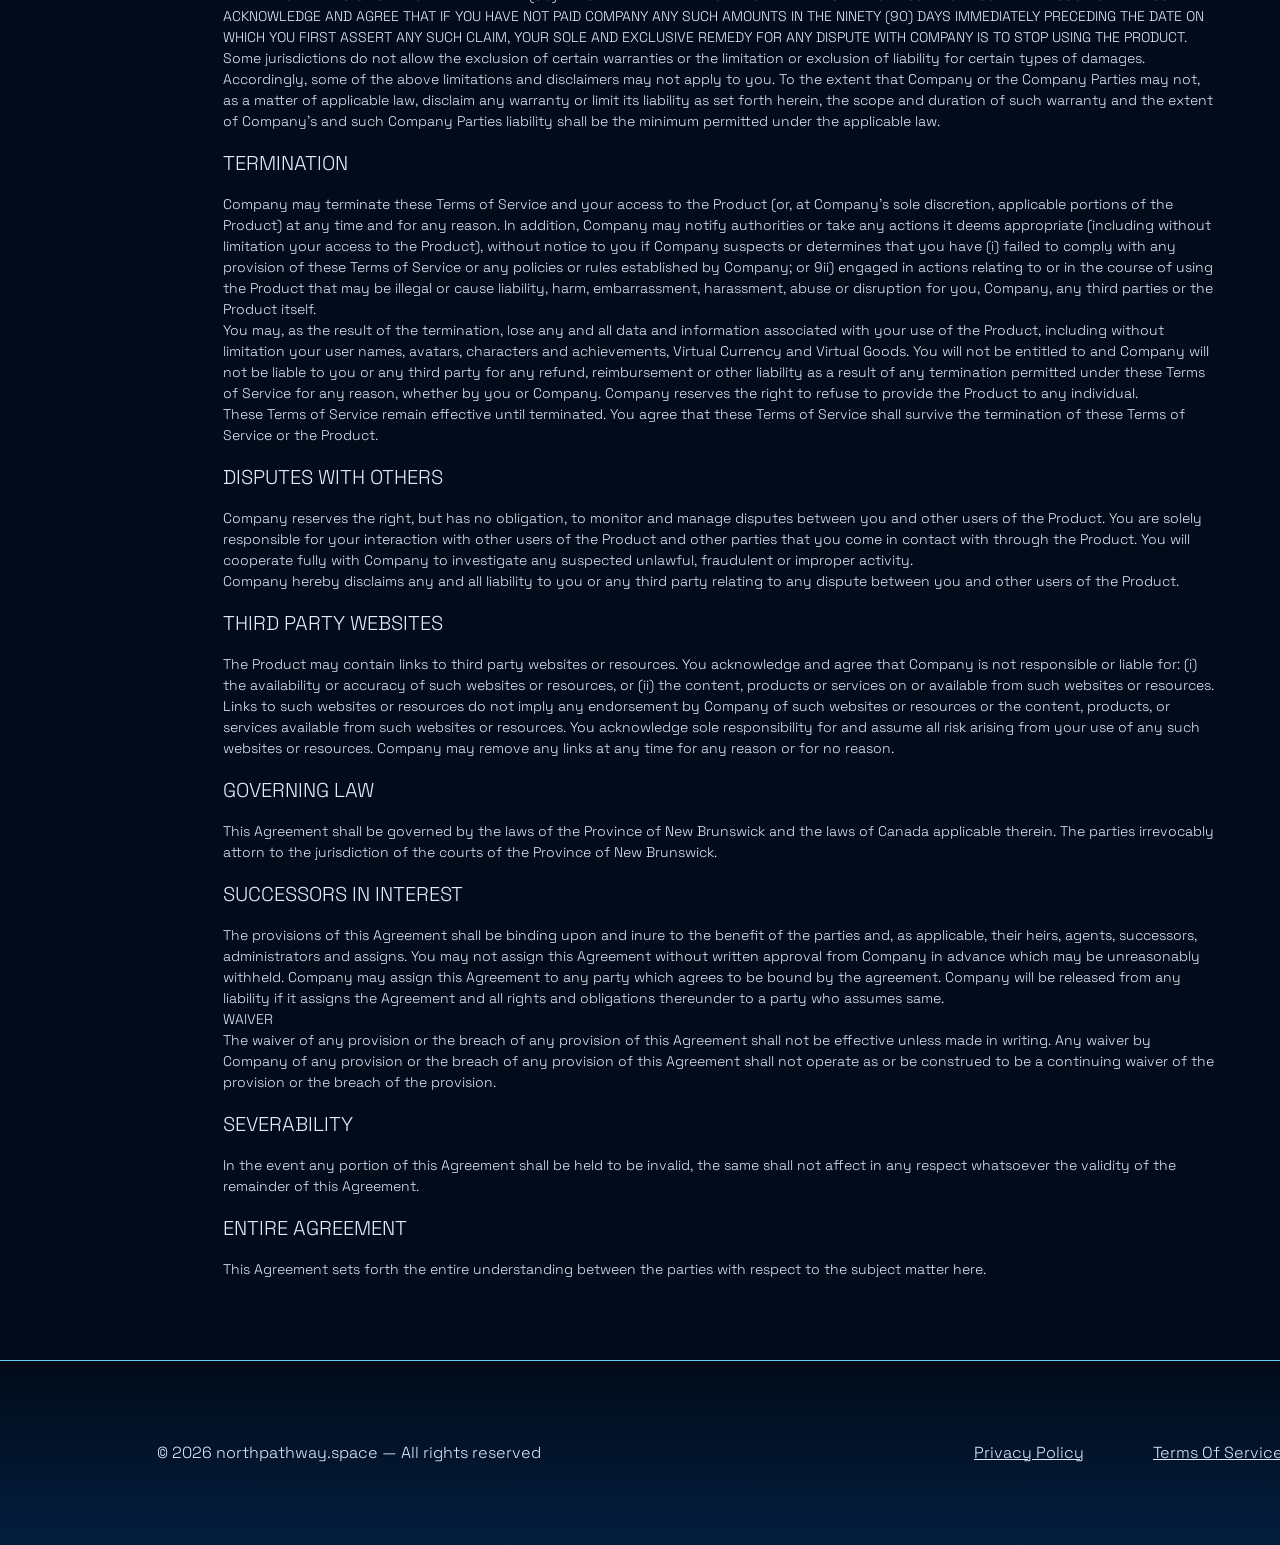
<file: terms.html>
<!doctype html>
<html lang="en">
  <head>
    <meta charset="UTF-8" />
    <meta name="viewport" content="width=device-width, initial-scale=1.0" />

    <title>Terms of Service</title>
    <link rel="icon" href="img/fav_500.png" />

    <link rel="stylesheet" type="text/css" href="slick/slick.css" />
    <link rel="stylesheet" href="css/main.css" />
  </head>

  <body>
    <header class="a-h-header a-h-header-terms">
      <div class="a-h-header-background"></div>
      <nav class="a-h-navigation">
        <ul class="a-h-navigation-list-terms">
          <li class="a-h-navigation-item">
            <a href="/" class="a-h-header-terms-img">
              <img
                class=" "
                alt="logo"
                src="img/back.png"
                style="width: 24px; height: 24px"
              />Back to Home
            </a>
          </li>
        </ul>
      </nav>
    </header>
    <main>
      <div class="a-h-policy-terms-container">
        <h1>Terms of Service</h1>

        <h2>AGREEMENT OF TERMS AND CONDITIONS FOR OUR PRODUCTS</h2>
        <p>
          <strong
            >YOU MUST READ THIS AGREEMENT CAREFULLY – IT IS A BINDING AGREEMENT
            THAT AFFECTS YOUR RIGHTS AND OBLIGATIONS.</strong
          >
        </p>
        <p>
          This agreement of the terms and conditions (the “Agreement”) that
          apply to all online sales of a license by
          <span class="name">Echo Drift</span> (“the Company”) to use of the
          “Product” (Product means: (a) any and all video game(s) and related
          software code (b) the documentation, instruction manuals, and user
          manuals associated with the software; (c) audio and visual
          characteristics, screen images, plot, characters, “look and feel,” and
          all of the other distinctive art and design features and
          characteristics of the game(s) and related software code; and/or (d)
          all other intellectual property of any nature or kind and all rights
          associated therewith, including without limitation, all rights of
          copyright, patent, trade secret, trademark, service mark, trade dress,
          artistic and moral rights, mask rights, character rights, publicity
          rights, and any and all other proprietary rights of any kind
          whatsoever relating to or associated with any and all video game(s)
          and related software code or any other item sold via the internet
          and/or any updates or upgrades to the Product) to third parties (all
          purchasers/users of the Product shall be referred to as “you” herein
          and all terms in reference thereto shall be a reference to such
          persons.).
        </p>
        <p>
          By using the Product, you represent that (1) you are age 13 or older,
          (2) you understand and agree to these Terms of Service, and (3) if you
          are between the ages of 13 and 18, your legal guardian has reviewed
          and agrees to these Terms of Service.
        </p>
        <p>
          This is a legally binding agreement between you and Company. You
          acquire the limited license to personally use the Product by paying
          for the license to use the Product and by your agreement to be bound
          by this Agreement. If you fail to abide by the terms of this Agreement
          you will immediately return all such Product and delete all related
          software. The license is effective as of the time that you download
          the Product and shall terminate on your breach of this agreement. The
          license is limited to you personally and you may only use the Product
          for the purpose for which it was intended, to be played as a video
          game. If you buy more than one Product, each Product will be bound by
          this Agreement or the agreement in place at that time and any change
          to any term of this Agreement shall be effective as of the date of
          such change on both parties. You can’t change this Agreement in manner
          or form. Any changes can only be made by Company in writing and such
          changes will not materially affect your rights or obligations.
        </p>
        <p>
          Company reserves the right, at its discretion, to change, modify, add
          or remove portions of these Terms of Service and its Privacy Policy at
          any time by posting the amended terms on its website at
          <span class="app-domain">northpathway.space</span>. You will be deemed
          to have accepted such changes by continuing to use the Product. Except
          as otherwise expressly stated, all amended terms shall automatically
          be effective immediately when posted.
        </p>
        <p>
          If at any point you do not agree to any portion of the then current
          version of the Terms of Service, the Privacy Policy, or any other
          Company policy or rules relating to the Product, your license to use
          the Product shall immediately terminate, and you must immediately stop
          using the Product.
        </p>
        <h2>USE OF PRODUCT</h2>
        <p>
          You agree that although you acquire a license from Company to
          personally make use of the Product, Company is the sole owner of the
          Product and you will abide by this agreement. You may make one backup
          or archival copy of the Product and, if you do make such a copy, you
          will include all information with such copy, including this agreement.
          You will not share, transfer or otherwise deal with the Product in any
          way. Without limiting the foregoing, you will not engineer,
          disassemble, modify, reverse engineer, modify or alter the Product in
          any manner or permit others to do same. You will not loan, rent, lease
          or otherwise transfer any part of the license or the Product to any
          party.
        </p>
        <p>
          The following restrictions and rules apply to your use of the Product.
          As a condition of your use of the Product, and without limiting your
          other obligations under these Terms of Service, you agree to comply
          with the restrictions and rules set forth in this section as well as
          any additional restrictions or rules (such as application specific
          rules) set forth in the Product itself.
        </p>
        <ul>
          <li>
            You agree not to:Interfere with or disrupt the Product or servers or
            networks connected to the Product, or disobey any requirements,
            procedures, policies or regulations of networks connected to the
            Product;
          </li>
          <li>
            Interfere with, disrupt or circumvent any security feature of the
            Product or any feature that restricts or enforces limitations on use
            of or access to the Product;
          </li>
          <li>
            Use the Product to intentionally or unintentionally violate any
            applicable local, state, national or international law;
          </li>
          <li>Use the Product to harm minors in any way;</li>
          <li>
            Use the Product to reveal any personal information about another
            individual, including any information that may be used to track,
            contact or impersonate that individual;
          </li>
          <li>Defraud or mislead Company or other users;</li>
          <li>
            Impersonate any person or entity or falsely state or otherwise
            misinterpret your affiliation with a person or entity;
          </li>
          <li>
            Cheat or use, develop or distribute automation software programs
            (“bots”), “macro” software programs or other “cheat utility”
            software program or applications which are designed to modify the
            Company experience to the detriment of fair play.
          </li>
        </ul>
        <p>
          You also agree to comply with all applicable laws and other rules
          regarding online conduct and applicable User Content, and you agree to
          comply with all applicable laws or other rules regarding the
          transmission of technical data exported from Canada or the country in
          which you reside.
        </p>
        <p>
          In addition, you agree not to use the Product or any portion of the
          Product to commit actions that Company considers, in its sole
          discretion, to be detrimental in any way to the Product or to any
          user’s enjoyment of the Product.
        </p>
        <p>
          Company reserves the right to determine what conduct it considers to
          be in violation of the rules of use or otherwise outside of the spirit
          of these Terms of Service or the Product itself and to take action as
          a result, which may include exclusion from further participation in
          the Product.
        </p>
        <p>
          You are responsible for any fees, including data, access, and usage
          fees charged by an internet provider or mobile carrier, that you incur
          when accessing the Product.
        </p>
        <h2>PAYMENT &amp; WARRANTY</h2>
        <p>
          You will promptly pay all amounts charged to you by Company for the
          license and shall not dispute any such payment for any reason other
          than that the Product is not (within seven days of the date of
          license) performing as intended by Company; and any such claim will
          only be made after Company has been given the opportunity to address
          any such issue. ALL CLAIMS FOR THE REFUND OF PAYMENT SHALL BE MADE
          WITHIN SEVEN DAYS OF THE DATE OF YOU ACQUIRING THE LICENSE. YOU AGREE
          THAT ALL SALES ARE FINAL AND NON-REFUNDABLE, UNLESS COMPANY OR THE
          APPLICABLE THIRD PARTY PLATFORM DECIDES IN ITS SOLE AND ABSOLUTE
          DISCRETION TO PROVIDE A REFUND WITHIN THE SEVEN DAY PERIOD. AFTER
          SEVEN DAYS FROM THE DATE YOU ACQUIRE THE LICENSE, YOU WILL NOT BE
          ENTITLED TO A REFUND BUT COMPANY SHALL CONTINUE TO PROVIDE ASSISTANCE
          AND SUPPORT THROUGH ITS CUSTOMER SUPPORT SERVICE CENTRE.
        </p>
        <h2>VIRTUAL CURRENCY AND VIRTUAL GOODS</h2>
        <p>
          The Product may include virtual currency, such as coins, gems, tokens
          or similar items that may be earned or obtained through the Product or
          otherwise purchased by you for legal tender or actual currency,
          subject to applicable law (“Virtual Currency”). The Product may also
          include virtual digital items such as commodities, abilities or other
          goods that may be earned or obtained through the Product or otherwise
          purchased by you for legal tender or actual currency, or for Virtual
          Currency, subject to applicable law (“Virtual Goods”). Company
          reserves the absolute right, at any time and at its sole discretion,
          to manage, regulate, control, modify or eliminate Virtual Currency
          and/or Virtual Goods. Company shall have no liability to you or any
          third party in the event that Company exercises any such rights. You
          have no right, title or interest in or to any such Virtual Goods or
          Virtual Currency appearing or originating in the Product except the
          following: You will have a limited, personal, nontransferable,
          non-sublicensable, revocable license to use, solely within the
          Product, Virtual Goods and Virtual Currency that you have earned,
          purchased or otherwise obtained in a manner authorized by Company.
        </p>
        <p>
          You agree that the transfer of Virtual Currency and Virtual Goods is
          prohibited except where expressly authorized by the Product. Also,
          outside of the Product, you shall not sell, redeem or otherwise
          transfer the Virtual Currency or Virtual Goods to Company, any other
          user of the Product or any other party.
        </p>
        <p>
          You agree that all sales of Virtual Currency and Virtual Goods are
          final and non-refundable unless Company or the applicable third party
          platform decides in its sole and absolute discretion to provide a
          refund. You agree that in the event that these Terms of Service, your
          license, or the Product is terminated for any reason, which may
          include without limitation, Company's discontinuance for any reason of
          the applicable portion of the Product, you will forfeit all Virtual
          Currency and Virtual Goods and Company will have no liability to you
          in connection with that forfeiture.
        </p>
        <h2>USER CONTENT</h2>
        <p>
          The Product may invite or enable you and other users to create,
          submit, record, post, display, transmit, perform, publish or
          distribute communications (including but not limited to voice
          communications), content and materials (including without limitation
          text, writings, photographics, graphics, images, comments, personally
          identifiable information, etc.), including by making the foregoing
          available to Company and other users of the Product, whether via email
          or through online forums, message boards, messaging services, blogs,
          or other functionality of the Product or portions thereof
          (collectively, the “User Content”). Company has no obligation to
          accept, display, review, maintain or otherwise exploit any User
          Content.
        </p>
        <p>
          You understand that all User Content available in connection with the
          Product is the sole responsibility of the person from whom such User
          Content originated. Company has no obligation to pre-screen, review,
          examine, evaluate or otherwise monitor any User Content for accuracy,
          validity, legality, decency, integrity or any other quality. Company
          makes no, and hereby disclaims any and all, warranties or other
          guarantees with respect to User Content. You understand that the use
          of the Product is at your own risk and that by using the Product, you
          may be exposed to User Content that is indecent, offensive,
          objectionable or that does not otherwise meet your needs. You bear all
          risks associated with the use of any User Content available in
          connection with the Product. Company shall not be liable in any way
          for any User Content made available via the Product, including, but
          not limited to, any errors or omissions in any such User Content, or
          any loss or damage of any kind incurred as a result of the use of such
          User Content.
        </p>
        <p>
          Notwithstanding the foregoing, Company reserves the right in its sole
          discretion to pre-screen, review, monitor, refuse, remove from the
          Product, censor, edit, alter, delete, disable access to or otherwise
          make unavailable any User Content (including without limitation any
          content generated by you) without notice for any reason, including
          without limitation the violation of these Terms of Service, or for no
          reason, at any time. You may bring User Content you believe violates
          the Terns of Service or other inappropriate behaviour to Company's
          attention.
        </p>
        <p>
          User Content that you make available in connection with the Product is
          herein referred to as “Your Content”. You agree that Your Content is
          not confidential. You further agree that Your Content will not be
          returned to you. You represent and warrant that Your Convent is
          original to you and that you exclusively own the rights to Your
          Content, including the right to grant all of the rights and licenses
          in these Terms of Service without Company incurring any third party
          obligations or liability arising out of its exercise of such rights
          and licenses. Company does not claim any ownership rights in Your
          Content and nothing in these Terms of Service will be deemed to
          restrict any rights that you may have to use and exploit Your Content.
          Company has no obligation to monitor or enforce your intellectual
          property rights in or to Your Content.
        </p>
        <p>
          You hereby grant to Company a worldwide, irrevocable, perpetual,
          non-exclusive, transferable, royalty-free license, (with the right to
          sub-license), to use, copy, adapt, modify, distribute, license, sell,
          transfer, publicly display, publicly perform, transmit, stream,
          broadcast and otherwise exploit for any purpose Your Content via the
          Product or any other means. You also hereby grant to Company the right
          to sublicense and authorize others to exercise any of the rights
          granted to Company under these Terms of Service. You further hereby
          irrevocably grant to Company the unconditional right to use and
          exploit your name, voice, persona and likeness included in any User
          Content and in connection with any User Content, without any
          obligation to you. Except as prohibited by law, you waive any rights
          of attribution and/or any moral rights you may have in Your Content,
          regardless of whether Your Content is altered or changed in a manner
          not agreeable to you.
        </p>
        <h2>COMPANY REPRESENTATIONS</h2>
        <p>
          YOU EXPRESSLY AGREE THAT THE USE OF THE PRODUCT IS AT YOUR SOLE RISK
          AND IS PROVIDED ON AN “AS IS” BASIS WITHOUT WARRANTIES OF ANY KIND,
          EITHER EXPRESS OR IMPLIED, INCLUDING, BUT NOT LIMITED TO, WARRANTIES
          OF TITLE OR IMPLIED WARRANTIES OF NON-INFRINGEMENT, MERCHANTABILITY OR
          FITNESS FOR A PARTICULAR PURPOSE.
        </p>
        <p>
          WITHOUT LIMITING THE FOREGOING, NEITHER COMPANY NOR ITS AFFILIATES OR
          SUBSIDIARIES, OR ANY OF THEIR DIRECTORS, EMPLOYEES, AGENTS, ATTORNEYS,
          THIRD-PARTY CONTENT PROVIDERS, DISTRIBUTORS, LICENSEES OR LICENSORS
          (COLLECTIVELY THE “COMPANY PARTIES”) WARRANT THAT (A) THE PRODUCT WILL
          MEET YOUR REQUIREMENTS OR THAT THE PRODUCT MATERIALS OR USER CONTENT
          WILL BE VIEWABLE TO YOU OR (B) THE PRODUCT WILL BE UNINTERRUPTED,
          TIMELY, SECURE OR ERROR-FREE OR THAT ERRORS WILL BE CORRECTED.
        </p>
        <p>
          UNDER THE FULLEST EXTENT PERMITTED BY APPLICABLE LAW, THE COMPANY
          PARTIES SHALL NOT BE RESPONSIBLE OR LIABLE TO YOU FOR ANY INDIRECT,
          INCIDENTAL, CONSEQUENTIAL, SPECIAL, EXEMPLARY, PUNITIVE OR OTHER
          DAMAGES, INCLUDING BUT NOT LIMITED TO LOSS OF REVENUES, LOST PROFITS,
          LOST DATA OR BUSINESS INTERRUPTION OR OTHER INTANGIBLE LOSSES, ARISING
          OUT OF OR RELATING IN ANY WAY TO THESE TERMS OF SERVICE OR THE
          PRODUCT, WHETHER BASED ON WARRANTY, CONTRACT, TORT (INCLUDING
          NEGLIGENCE), OR ANY OTHER LEGAL THEORY, AND WHETHER OR NOT ANY COMPANY
          PARTY HAS BEEN ADVISED OF THE POSSIBILITY OF SUCH DAMAGES.
        </p>
        <p>
          UNDER NO CIRCUMSTANCES WILL THE COMPANY PARTIES BE LIABLE TO YOU FOR
          MORE THAN THE AMOUNT YOU HAVE PAID TO COMPANY IN ACCORDANCE WITH THESE
          TERMS OF SERVICE IN THE NINETY (90) DAYS IMMEDIATELY PRECEDING THE
          DATE ON WHICH YOU FIRST ASSERT ANY SUCH CLAIM. YOU ACKNOWLEDGE AND
          AGREE THAT IF YOU HAVE NOT PAID COMPANY ANY SUCH AMOUNTS IN THE NINETY
          (90) DAYS IMMEDIATELY PRECEDING THE DATE ON WHICH YOU FIRST ASSERT ANY
          SUCH CLAIM, YOUR SOLE AND EXCLUSIVE REMEDY FOR ANY DISPUTE WITH
          COMPANY IS TO STOP USING THE PRODUCT.
        </p>
        <p>
          Some jurisdictions do not allow the exclusion of certain warranties or
          the limitation or exclusion of liability for certain types of damages.
          Accordingly, some of the above limitations and disclaimers may not
          apply to you. To the extent that Company or the Company Parties may
          not, as a matter of applicable law, disclaim any warranty or limit its
          liability as set forth herein, the scope and duration of such warranty
          and the extent of Company's and such Company Parties liability shall
          be the minimum permitted under the applicable law.
        </p>
        <h2>TERMINATION</h2>
        <p>
          Company may terminate these Terms of Service and your access to the
          Product (or, at Company's sole discretion, applicable portions of the
          Product) at any time and for any reason. In addition, Company may
          notify authorities or take any actions it deems appropriate (including
          without limitation your access to the Product), without notice to you
          if Company suspects or determines that you have (i) failed to comply
          with any provision of these Terms of Service or any policies or rules
          established by Company; or 9ii) engaged in actions relating to or in
          the course of using the Product that may be illegal or cause
          liability, harm, embarrassment, harassment, abuse or disruption for
          you, Company, any third parties or the Product itself.
        </p>
        <p>
          You may, as the result of the termination, lose any and all data and
          information associated with your use of the Product, including without
          limitation your user names, avatars, characters and achievements,
          Virtual Currency and Virtual Goods. You will not be entitled to and
          Company will not be liable to you or any third party for any refund,
          reimbursement or other liability as a result of any termination
          permitted under these Terms of Service for any reason, whether by you
          or Company. Company reserves the right to refuse to provide the
          Product to any individual.
        </p>
        <p>
          These Terms of Service remain effective until terminated. You agree
          that these Terms of Service shall survive the termination of these
          Terms of Service or the Product.
        </p>
        <h2>DISPUTES WITH OTHERS</h2>
        <p>
          Company reserves the right, but has no obligation, to monitor and
          manage disputes between you and other users of the Product. You are
          solely responsible for your interaction with other users of the
          Product and other parties that you come in contact with through the
          Product. You will cooperate fully with Company to investigate any
          suspected unlawful, fraudulent or improper activity.<br />Company
          hereby disclaims any and all liability to you or any third party
          relating to any dispute between you and other users of the Product.
        </p>
        <h2>THIRD PARTY WEBSITES</h2>
        <p>
          The Product may contain links to third party websites or resources.
          You acknowledge and agree that Company is not responsible or liable
          for: (i) the availability or accuracy of such websites or resources,
          or (ii) the content, products or services on or available from such
          websites or resources. Links to such websites or resources do not
          imply any endorsement by Company of such websites or resources or the
          content, products, or services available from such websites or
          resources. You acknowledge sole responsibility for and assume all risk
          arising from your use of any such websites or resources. Company may
          remove any links at any time for any reason or for no reason.
        </p>
        <h2>GOVERNING LAW</h2>
        <p>
          This Agreement shall be governed by the laws of the Province of New
          Brunswick and the laws of Canada applicable therein. The parties
          irrevocably attorn to the jurisdiction of the courts of the Province
          of New Brunswick.
        </p>
        <h2>SUCCESSORS IN INTEREST</h2>
        <p>
          The provisions of this Agreement shall be binding upon and inure to
          the benefit of the parties and, as applicable, their heirs, agents,
          successors, administrators and assigns. You may not assign this
          Agreement without written approval from Company in advance which may
          be unreasonably withheld. Company may assign this Agreement to any
          party which agrees to be bound by the agreement. Company will be
          released from any liability if it assigns the Agreement and all rights
          and obligations thereunder to a party who assumes same.<br />WAIVER
        </p>
        <p>
          The waiver of any provision or the breach of any provision of this
          Agreement shall not be effective unless made in writing. Any waiver by
          Company of any provision or the breach of any provision of this
          Agreement shall not operate as or be construed to be a continuing
          waiver of the provision or the breach of the provision.
        </p>
        <h2>SEVERABILITY</h2>
        <p>
          In the event any portion of this Agreement shall be held to be
          invalid, the same shall not affect in any respect whatsoever the
          validity of the remainder of this Agreement.
        </p>
        <h2>ENTIRE AGREEMENT</h2>
        <p>
          This Agreement sets forth the entire understanding between the parties
          with respect to the subject matter here.
        </p>
      </div>
    </main>

    <footer
      class="a-h-footer"
      style="
        margin: auto;
        border-top: 1px solid #68ccf9;
        background: linear-gradient(180deg, #010b19 0%, #041e3f 100%);
      "
    >
      <div class="a-h-footer-container">
        <p class="a-h-footer-copyright-two a-h-footer-copyright">
          © 2026 northpathway.space — All rights reserved
        </p>

        <div class="a-h-footer-wrapper">
          <a class="a-h-footer-text" href="/policy.html">Privacy Policy</a>
          <a class="a-h-footer-text" href="/terms.html">Terms Of Service </a>
        </div>
        <p class="a-h-footer-copyright-one a-h-footer-copyright">
          © 2026 northpathway.space <br />
          All rights reserved
        </p>
      </div>
    </footer>
    <script src="js/mobile-menu.js"></script>
  </body>
</html>
</file>
<file: css/main.css>
@import url("https://fonts.googleapis.com/css2?family=Space+Grotesk:wght@300..700&display=swap");

*,
*::before,
*::after {
  box-sizing: border-box;
}
html {
  scroll-behavior: smooth;
}

body {
  margin: 0;
  background: #010b19;

  color: #e3ecfc;
}

h1,
h2,
h3,
h4,
h5,
h6,
p {
  margin: 0;
}

ul,
ol {
  margin: 0;
  padding: 0;
  list-style: none;
}
dl,
dt,
dd {
  margin: 0;
  padding: 0;
}
img {
  display: block;
  height: auto;
}
figure {
  margin: 0;
  padding: 0;
  border: 0;
}
.list {
  list-style: none;
}

button,
a {
  cursor: pointer;
}

.button:hover {
  scale: 120%;
}

.a-h-header.is-open .a-h-header-background {
  left: 0;
}
.a-h-header-button-wrapper {
  margin-left: auto;
}
.a-h-header-icon {
  display: none;
}

.a-h-header-icon-button {
  display: -webkit-box;
  display: -ms-flexbox;
  display: flex;
  background-color: transparent;
  border: none;
  border-radius: 50%;
}
.a-h-navigation-list.is-open {
  right: 0;
}
.a-h-header-icon-menu {
  display: block;
}

.a-h-header-icon-button.is-open .a-h-header-icon-menu {
  display: none;
}

.a-h-header-icon-button.is-open .a-h-header-icon-close {
  display: block;
}

.a-h-header {
  position: fixed;
  width: 100%;
  z-index: 5;
  transition: background-color 0.3s ease;
  background: transparent;
  display: flex;

  background: #041e3f1a;
}

.a-h-header-background {
  position: absolute;
  top: 0;
  right: 0;
  bottom: 0;
  left: 100%;
  z-index: -1;
  transition: left 0.3s ease;
  background: #010b19;
}
.a-h-header.is-open .a-h-header-background {
  left: 0;
}
.a-h-header-button-wrapper {
  margin-right: auto;
  display: flex;
  align-items: center;
  justify-content: space-between;
}

.a-h-header-icon-menu {
  display: block;
}

.a-h-header-icon-button.is-open .a-h-header-icon-menu {
  display: none;
}

.a-h-header-icon-button.is-open .a-h-header-icon-close {
  display: block;
}

.a-h-navigation {
  display: -ms-flexbox;
  -webkit-box-orient: vertical;
  -webkit-box-direction: normal;
  -ms-flex-direction: column;
  flex-direction: column;
  -webkit-box-align: center;
  -ms-flex-align: center;
  align-items: center;
  -webkit-box-flex: 1;
  -ms-flex: 1;
  flex: 1;
  padding: 8px 16px;
  position: relative;
}

.a-h-navigation-list {
  display: flex;
  flex-direction: column;
  align-items: center;
  position: absolute;
  top: 100%;
  right: -100%;
  width: 100%;
  height: auto;
  transition: 0.3s;
  z-index: 999;
  padding: 48px 0;

  gap: 25px;
  background: #010b19;
}

.a-h-navigation-list.is-open {
  right: 0;
}

.a-h-navigation-link {
  transition: all 0.3s ease-in-out;
  text-decoration: none;
  color: #6b7a8c;
  font-family: Space Grotesk;
  font-weight: 300;
  font-style: Light;
  font-size: 16px;
  leading-trim: NONE;
  line-height: 150%;
  letter-spacing: 0%;
  text-transform: uppercase;
}

.a-h-navigation-link:hover,
.a-h-navigatioт-link:focus {
  color: #e3ecfc;
}

.a-h-header.is-open {
  background-color: transparent;
}

.a-h-navigation-img {
  display: none;
}
.a-h-header-terms {
  background-color: transparent;
}
.a-h-header-terms-img {
  display: flex;
  align-items: center;
  gap: 8px;
  font-family: Space Grotesk;
  font-weight: 300;
  font-style: Light;
  font-size: 12px;
  leading-trim: NONE;
  line-height: 150%;
  letter-spacing: 0%;
  text-align: center;

  color: #e3ecfc;
  text-decoration: none;
  padding-top: 20px;
}
@media screen and (min-width: 1203px) {
  .a-h-navigation-img {
    display: block;
    margin-right: 230px;
  }
  .a-h-header-terms-img {
    padding-top: 50px;
    padding-left: 120px;
  }
  .a-h-policy-terms-header-icon-menu {
    display: none;
  }
  .a-h-header-button-wrapper {
    display: none;
  }
  .a-h-header {
    width: 100%;
    height: 58px;
    padding: 0;
    display: flex;
    align-items: center;
    justify-content: center;
    z-index: 1000;
    background: #041e3f1a;
  }

  .a-h-header-icon-button {
    display: none;
  }
  .a-h-navigation {
    display: flex;
    flex-direction: row;
    flex: 1;
    padding: 0;
    width: 1440px;
    padding: 0 0px;
    margin: auto;
  }

  .a-h-navigation-list {
    background-color: transparent;
    flex-direction: row;
    display: flex;
    position: static;
    width: 1440px;
    margin: auto;
    padding-block: 0;
    flex: 1;
    gap: 40px;
    height: 0px;
    display: flex;
    justify-content: center;
    align-items: center;
    justify-content: center;
    padding: 0;
  }

  .a-h-navigation-link {
    font-family: Space Grotesk;
    font-weight: 300;
    font-style: Light;
    font-size: 12px;
    leading-trim: NONE;
    line-height: 150%;
    letter-spacing: 0%;
    text-transform: uppercase;
  }

  .a-h-navigation-link:hover,
  .a-h-navigation-link:focus {
  }

  .a-h-navigation-item-desk {
    display: none;
  }
  .a-h-header-terms {
    background-color: transparent;
  }
}

.a-h-home {
  width: 375px;
  height: 812px;
  background-repeat: no-repeat;
  background-size: cover;
  background-position: center;
  background-image: url("/img/1\ home\ mob.png");
  margin: auto;
}
.a-h-home-container {
  width: 375px;
  padding: 88px 21px 0;
  margin: auto;
}

.a-h-home-container-top {
  display: flex;
  flex-direction: column;
  gap: 298px;
  padding-top: 64px;
}
.a-h-home-title-img {
  width: 333px;
}
.a-h-home-title {
  font-family: Space Grotesk;
  font-weight: 300;
  font-style: Light;
  font-size: 20px;
  leading-trim: NONE;
  line-height: 150%;
  letter-spacing: 0%;
  text-align: right;
}

.a-h-home-text {
  width: 154px;
}

@media screen and (min-width: 1203px) {
  .a-h-home {
    width: auto;
    height: 824px;
    background-image: url("/img/1.\ HOME.png");
  }
  .a-h-home-container {
    width: 1440px;
    padding: 138px 120px 0px;
  }

  .a-h-home-title-img {
    width: 447px;
  }
  .a-h-home-container-top {
    display: flex;
    flex-direction: row;
    gap: 630px;
    padding-top: 376px;
  }
  .a-h-home-title {
    font-family: Space Grotesk;
    font-weight: 300;
    font-style: Light;
    font-size: 16px;
    leading-trim: NONE;
    line-height: 150%;
    letter-spacing: 0%;
    text-align: left;
  }

  .a-h-home-text {
    width: 206px;
  }
}

.a-h-about-title-divs {
  background: linear-gradient(180deg, #010b19 0%, #041e3f 100%);
}
.a-h-about-title {
  margin: auto;
  font-family: Space Grotesk;
  font-weight: 300;
  font-style: Light;
  font-size: 16px;
  leading-trim: NONE;
  line-height: 150%;
  letter-spacing: 0%;
  text-transform: uppercase;

  color: #e3ecfc;
  width: 375px;
  height: 120px;

  padding-top: 80px;
  padding-right: 16px;
  padding-bottom: 16px;
  padding-left: 16px;

  text-align: center;
}
.a-h-about-container {
  width: 375px;
  padding: 80px 26px;
  margin: auto;
}
.a-h-about-title-two {
  font-family: Space Grotesk;
  font-weight: 300;
  font-style: Light;
  font-size: 32px;
  leading-trim: NONE;
  line-height: 150%;
  letter-spacing: 0%;
  text-align: center;
  text-transform: uppercase;
  color: #68ccf9;
}
.a-h-about-text {
  font-family: Space Grotesk;
  font-weight: 300;
  font-style: Light;
  font-size: 16px;
  leading-trim: NONE;
  line-height: 150%;
  letter-spacing: 0%;
  text-align: center;

  padding-top: 56px;
}

@media screen and (min-width: 1203px) {
  .a-h-about-title {
    font-family: Space Grotesk;
    font-weight: 300;
    font-style: Light;
    font-size: 16px;
    leading-trim: NONE;
    line-height: 150%;
    letter-spacing: 0%;
    text-transform: uppercase;
  }
  .a-h-about-container {
    width: 1440px;
    padding: 80px 264px;
    margin: auto;
  }
  .a-h-about-title-two {
    font-family: Space Grotesk;
    font-weight: 300;
    font-style: Light;
    font-size: 32px;
    leading-trim: NONE;
    line-height: 150%;
    letter-spacing: 0%;
    text-align: center;
    text-transform: uppercase;
  }
  .a-h-about-text {
    font-family: Space Grotesk;
    font-weight: 300;
    font-style: Light;
    font-size: 16px;
    leading-trim: NONE;
    line-height: 150%;
    letter-spacing: 0%;
    text-align: center;

    padding-top: 56px;
  }
}

.a-h-why-container {
  width: 375px;
  margin: auto;
  padding: 80px 0px;
}
.a-h-why-list {
  padding-top: 56px;

  display: flex;
  flex-direction: column;
}

.a-h-why-item {
  display: flex;
  flex-direction: column;

  gap: 16px;
}
.a-h-why-img {
  width: 375px;
  height: 201px;
}
.a-h-why-text-bold {
  font-family: Space Grotesk;
  font-weight: 300;
  font-style: Light;
  font-size: 20px;
  leading-trim: NONE;
  line-height: 150%;
  letter-spacing: 0%;
  text-align: right;
  text-transform: uppercase;
  border-bottom: 1px solid;
  border-image-slice: 1;
  border-image-source: linear-gradient(
    90deg,
    rgba(61, 120, 147, 0) 0%,
    #68ccf9 100%
  );
  padding: 12px 0px 16px;
  margin: 0 32px;
}
.a-h-why-text {
  font-family: Space Grotesk;
  font-weight: 300;
  font-style: Light;
  font-size: 16px;
  leading-trim: NONE;
  line-height: 150%;
  letter-spacing: 0%;
  text-align: right;
  padding-bottom: 12px;
  margin: 0 32px;
}
.a-h-why-item-two {
  text-align: left;
}
.a-h-why-item-twoq {
  border-image-source: linear-gradient(
    90deg,
    #68ccf9 0%,
    rgba(61, 120, 147, 0) 100%
  );
  border-image-slice: 1;
}
@media screen and (min-width: 1203px) {
  .a-h-why-container {
    width: 1440px;
    padding: 80px 0px;
  }

  .a-h-why-list {
    padding-top: 56px;
    display: flex;
    flex-direction: row;
    flex-wrap: wrap;
  }
  .a-h-why-item {
    width: 720px;
    height: 536px;

    gap: 16px;
  }
  .a-h-why-img {
    width: 720px;
    height: 386px;
  }
  .a-h-why-text-bold {
    font-family: Space Grotesk;
    font-weight: 300;
    font-style: Light;
    font-size: 20px;
    leading-trim: NONE;
    line-height: 150%;
    letter-spacing: 0%;
    text-align: right;
    text-transform: uppercase;

    padding: 12px 0px 16px;
    margin: 0 32px;
    width: 584px;
    margin-left: auto;
  }
  .a-h-why-text {
    font-family: Space Grotesk;
    font-weight: 300;
    font-style: Light;
    font-size: 16px;
    leading-trim: NONE;
    line-height: 150%;
    letter-spacing: 0%;
    text-align: right;
    padding-bottom: 12px;
    margin: 0 32px;
    width: 410px;

    margin-left: auto;
  }
  .a-h-why-item-two {
    text-align: left;
    margin: 0 auto 0 0;
  }
  .a-h-why-item-twoq {
    border-image-source: linear-gradient(
      90deg,
      #68ccf9 0%,
      rgba(61, 120, 147, 0) 100%
    );
    border-image-slice: 1;
  }
}

.a-h-uniqueness-container {
  margin: auto;
  width: 375px;
  padding: 80px 21px;
}
.a-h-uniqueness-list {
  padding-top: 56px;
  display: flex;
  flex-direction: column;
  gap: 32px;
}
.a-h-uniqueness-item {
  display: flex;
  flex-direction: column;
  align-items: center;

  gap: 8px;
}
.a-h-uniqueness-img {
  width: 48px;
}
.a-h-uniqueness-text-bold {
  font-family: Space Grotesk;
  font-weight: 300;
  font-style: Light;
  font-size: 16px;
  leading-trim: NONE;
  line-height: 150%;
  letter-spacing: 0%;
  text-align: center;
  text-transform: uppercase;
  padding-top: 12px;
}
.a-h-uniqueness-text {
  font-family: Space Grotesk;
  font-weight: 300;
  font-style: Light;
  font-size: 12px;
  leading-trim: NONE;
  line-height: 150%;
  letter-spacing: 0%;
  text-align: center;
  padding: 16px 0 12px;
}

@media screen and (min-width: 1203px) {
  .a-h-uniqueness-container {
    margin: auto;
    width: 1440px;
    padding: 80px 131px;
  }
  .a-h-uniqueness-list {
    padding-top: 56px;
    display: flex;
    flex-direction: row;
    gap: 32px;
  }
  .a-h-uniqueness-item {
    width: 210px;
    height: 224px;
    flex-direction: column;
    gap: 16px;
  }

  .a-h-uniqueness-text-bold {
    font-family: Space Grotesk;
    font-weight: 300;
    font-style: Light;
    font-size: 16px;
    leading-trim: NONE;
    line-height: 150%;
    letter-spacing: 0%;
    text-align: center;
    text-transform: uppercase;
  }
  .a-h-uniqueness-text {
    font-family: Space Grotesk;
    font-weight: 300;
    font-style: Light;
    font-size: 12px;
    leading-trim: NONE;
    line-height: 150%;
    letter-spacing: 0%;
    text-align: center;
  }
}

.a-h-how-container {
  margin: auto;
  width: 375px;
  padding: 80px 16px;
}
.a-h-how-list {
  padding-top: 56px;
}

.a-h-how-item {
  width: 270px;

  justify-content: space-between;

  border-radius: 8px;
}

.a-h-how-img {
  width: 270px;
}

.a-h-how-text-bold {
  font-family: Space Grotesk;
  font-weight: 300;
  font-style: Light;
  font-size: 20px;
  leading-trim: NONE;
  line-height: 150%;
  letter-spacing: 0%;
  text-align: center;
  text-transform: uppercase;

  margin: 12px 24px 0px;
  padding-bottom: 16px;
  border-bottom: 1px solid #68ccf9;
}

.a-h-how-text {
  padding: 16px 29px 0;
  font-family: Space Grotesk;
  font-weight: 300;
  font-style: Light;
  font-size: 12px;
  leading-trim: NONE;
  line-height: 150%;
  letter-spacing: 0%;
  text-align: center;
}

@media screen and (min-width: 1203px) {
  .a-h-how-container {
    margin: auto;
    width: 1440px;
    padding: 80px 120px;
  }
  .a-h-how-list {
    padding-top: 56px;
  }

  .a-h-how-item {
    width: 300px;
    height: 572px;
    display: flex;
    flex-direction: column;
    justify-content: space-between;
  }

  .a-h-how-img {
    width: 300px;
  }

  .a-h-how-text-bold {
    font-weight: 400;
    font-style: Regular;
    font-size: 20px;
    leading-trim: NONE;
    line-height: 150%;
    letter-spacing: 0%;
    text-align: center;
    text-transform: uppercase;
  }

  .a-h-how-text {
    font-family: Space Grotesk;
    font-weight: 300;
    font-style: Light;
    font-size: 12px;
    leading-trim: NONE;
    line-height: 150%;
    letter-spacing: 0%;
    text-align: center;
    padding: 16px 33px 12px;
  }
}

.a-h-characters-container {
  padding: 80px 21px;
  margin: auto;
  width: 375px;
}
.a-h-characters-list {
  padding-top: 56px;
  display: flex;
  flex-direction: column;
  gap: 32px;
}
.a-h-characters-item {
  padding: 16px;
}
.a-h-characters-img {
  width: 48px;
  margin: auto;
}
.a-h-characters-text-bold {
  font-family: Space Grotesk;
  font-weight: 300;
  font-style: Light;
  font-size: 16px;
  leading-trim: NONE;
  line-height: 150%;
  letter-spacing: 0%;
  text-align: center;
  text-transform: uppercase;
  border-bottom: 1px solid;

  border-image-source: linear-gradient(
    90deg,
    #68ccf9 0%,
    #dd5ed6 50%,
    #68ccf9 100%
  );
  border-image-slice: 1;
  padding: 24px 0 16px;
}
.a-h-characters-text-bold span {
  color: #dd5ed6;
}
.a-h-characters-text {
  font-family: Space Grotesk;
  font-weight: 300;
  font-style: Light;
  font-size: 16px;
  leading-trim: NONE;
  line-height: 150%;
  letter-spacing: 0%;
  text-align: center;

  padding-top: 16px;
}

@media screen and (min-width: 1203px) {
  .a-h-characters-container {
    padding: 80px 222px;
    margin: auto;
    width: 1440px;
  }
  .a-h-characters-list {
    flex-direction: row;
    gap: 32px;
  }
  .a-h-characters-item {
    width: 225px;
    height: 328px;

    padding: 16px;
  }
  .a-h-characters-img {
    width: 48px;
  }
  .a-h-characters-text-bold {
    font-family: Space Grotesk;
    font-weight: 300;
    font-style: Light;
    font-size: 16px;
    leading-trim: NONE;
    line-height: 150%;
    letter-spacing: 0%;
    text-align: center;
    text-transform: uppercase;
  }

  .a-h-characters-text {
    font-family: Space Grotesk;
    font-weight: 300;
    font-style: Light;
    font-size: 16px;
    leading-trim: NONE;
    line-height: 150%;
    letter-spacing: 0%;
    text-align: center;
  }
}

.a-h-faq-container {
  padding: 80px 16px;
  width: 375px;
  margin: auto;
}
.a-h-faq-list {
  padding-top: 56px;
  display: flex;
  flex-direction: column;
  gap: 32px;
}

.a-h-faq-item {
}

.a-h-faq-question {
  gap: 24px;
  display: flex;
  justify-content: space-between;
  font-family: Space Grotesk;
  font-weight: 300;
  font-style: Light;
  font-size: 24px;
  leading-trim: NONE;
  line-height: 150%;
  letter-spacing: 0%;

  padding: 8px 12px;
  border-bottom: 1px solid #041e3f;
}

.a-h-faq-answer {
  padding: 0 12px;
  font-family: Space Grotesk;
  font-weight: 300;
  font-style: Light;
  font-size: 16px;
  leading-trim: NONE;
  line-height: 150%;
  letter-spacing: 0%;
}
.a-h-toggle-button {
  background: none;
  border: none;
  cursor: pointer;
}

.a-h-toggle-button img {
  width: 24px;
  transition: transform 0.3s ease;
}
.a-h-faq-answer {
  max-height: 0;
  overflow: hidden;
  transition:
    max-height 0.4s ease,
    opacity 0.4s ease;
  opacity: 0;
}

.a-h-faq-answer.open {
  max-height: 200px;
  opacity: 1;
  padding-top: 16px;
}

.a-h-toggle-button img.rotated {
  transform: rotate(360deg);
}
@media screen and (min-width: 1203px) {
  .a-h-faq-container {
    padding: 80px 325px;
    width: 1440px;
    margin: auto;
  }
  .a-h-faq-list {
    padding-top: 56px;
    display: flex;
    flex-direction: column;
    gap: 32px;
  }

  .a-h-faq-item {
  }

  .a-h-faq-question {
    gap: 24px;
    display: flex;
    justify-content: space-between;
    align-items: center;
    font-family: Space Grotesk;
    font-weight: 300;
    font-style: Light;
    font-size: 24px;
    leading-trim: NONE;
    line-height: 150%;
    letter-spacing: 0%;
  }

  .a-h-faq-answer {
    font-family: Space Grotesk;
    font-weight: 300;
    font-style: Light;
    font-size: 16px;
    leading-trim: NONE;
    line-height: 150%;
    letter-spacing: 0%;
  }
}

.a-h-gallery-two {
  margin: auto;
  width: 375px;
  height: 279px;

  background-repeat: no-repeat;
  background-size: cover;
  background-position: center;
  background-image: url("/img/finalpic.png");
}
.a-h-gallery-container {
  width: 375px;
  margin: auto;
  padding: 80px 36px 32px;
}

.a-h-gallery-item {
  display: flex;
  align-items: center;

  justify-content: center;
  gap: 24px;
  padding-top: 40x;
  font-family: Space Grotesk;
  font-weight: 300;
  font-style: Light;
  font-size: 16px;
  leading-trim: NONE;
  line-height: 150%;
  letter-spacing: 0%;

  color: #e3ecfc;
  text-decoration: none;
}

.a-h-gallery-image {
  width: 32px;
}

@media screen and (min-width: 1203px) {
  .a-h-gallery-container {
    width: 1440px;
    margin: auto;
    padding: 80px 0 32px;
  }

  .a-h-gallery-two {
    margin: auto;
    width: auto;
    height: 600px;

    background-repeat: no-repeat;
    background-size: cover;
    background-position: center;
  }

  .a-h-gallery-item {
    display: flex;
    align-items: center;

    justify-content: center;
    gap: 24px;
    padding-top: 40px;
    font-family: Space Grotesk;
    font-weight: 300;
    font-style: Light;
    font-size: 16px;
    leading-trim: NONE;
    line-height: 150%;
    letter-spacing: 0%;

    text-decoration: none;
  }

  .a-h-gallery-image {
    width: 32px;
  }
}

.a-h-features-container {
  width: 375px;
  margin: auto;
  padding: 80px 30px;
}

.a-h-features-list {
  padding-top: 56px;
}

.a-h-features-item {
}

.a-h-features-img {
  width: 260px;
  height: 560px;

  border-radius: 8px;
  margin: 0 8px;
}
.a-h-gallery-button-container {
  display: none;
}
@media screen and (min-width: 1203px) {
  .a-h-gallery-button-container {
    display: flex;
  }

  .a-h-gallery-button {
    background-color: transparent;
    border: none;
    padding: 0;
    -webkit-transition: scale 0.3s ease;
    transition: scale 0.3s ease;
  }
  .a-h-gallery-button-icon {
    width: 72px;
  }
  .a-h-gallery-button:hover {
    scale: 120%;
  }

  .a-h-features-container {
    width: 1440px;
    margin: auto;
    padding: 80px 203px;
    position: relative;
  }
  .a-h-features-list-left {
    position: absolute;
    top: 428px;
    left: 120px;
  }
  .a-h-features-list-right {
    position: absolute;
    top: 428px;
    right: 120px;
  }
  .a-h-features-item {
  }

  .a-h-features-img {
    width: 260px;
    margin: 0 16px;
  }
}

.a-h-policy-terms-container {
  padding: 120px 16px 64px;
  width: 375px;
  margin: auto;
  font-family: Space Grotesk;
  font-weight: 300;
  font-style: Light;
  font-size: 14px;
  leading-trim: NONE;
  line-height: 150%;
  letter-spacing: 0%;
}

.a-h-policy-terms-container h1 {
  margin-bottom: 64px;
  font-family: Space Grotesk;
  font-weight: 400;
  font-style: Regular;
  font-size: 32px;
  leading-trim: NONE;
  line-height: 150%;
  letter-spacing: 0%;
  text-align: center;
  text-transform: uppercase;

  -webkit-background-clip: text;
}
.a-h-policy-terms-container h2 {
  margin: 16px 0 16px;
  font-family: Unbounded;
  font-family: Space Grotesk;
  font-weight: 300;
  font-style: Light;
  font-size: 20px;
  leading-trim: NONE;
  line-height: 150%;
  letter-spacing: 0%;
  text-transform: uppercase;
}
.a-h-policy-terms-container ul {
  list-style-type: disc;
  margin-left: 20px;
}

.a-h-policy-terms-container a {
  color: inherit;
  text-decoration: none;
}
@media screen and (min-width: 1203px) {
  .a-h-policy-terms-container {
    padding: 176px 223px 80px;
    width: 1440px;

    font-family: Space Grotesk;
    font-weight: 300;
    font-style: Light;
    font-size: 14px;
    leading-trim: NONE;
    line-height: 150%;
    letter-spacing: 0%;
  }
  .a-h-policy-terms-container h1 {
    font-family: Space Grotesk;
    font-weight: 400;
    font-style: Regular;
    font-size: 48px;
    leading-trim: NONE;
    line-height: 100%;
    letter-spacing: 0%;
    text-align: center;
    text-transform: uppercase;
  }
  .a-h-policy-terms-container h2 {
    font-family: Space Grotesk;
    font-weight: 300;
    font-style: Light;
    font-size: 20px;
    leading-trim: NONE;
    line-height: 150%;
    letter-spacing: 0%;
    text-transform: uppercase;
  }
}

.a-h-footer-container {
  width: 375px;
  padding: 80px 16px;
  margin: auto;
  display: flex;
  flex-direction: column;
  justify-content: center;
  align-items: center;
  gap: 32px;
}

.a-h-footer-wrapper {
  display: flex;
  flex-direction: row;
  align-items: center;
  gap: 20px;
}

.a-h-footer-text {
  font-family: Space Grotesk;
  font-weight: 300;
  font-style: Light;
  font-size: 16px;
  leading-trim: NONE;
  line-height: 150%;
  letter-spacing: -1%;
  text-align: center;

  color: inherit;
}

.a-h-footer-copyright {
  font-family: Space Grotesk;
  font-weight: 300;
  font-style: Light;
  font-size: 16px;
  leading-trim: NONE;
  line-height: 150%;
  letter-spacing: -1%;
  text-align: center;
}

.a-h-footer-copyright-two {
  display: none;
}
@media screen and (min-width: 1203px) {
  .a-h-footer-container {
    width: 1440px;
    padding: 80px 120px;
    display: flex;
    flex-direction: row;

    gap: 433px;
  }

  .a-h-footer-wrapper {
    display: flex;
    flex-direction: row;

    gap: 69px;
  }

  .a-h-footer-text {
  }

  .a-h-footer-copyright {
  }

  .a-h-footer-copyright-two {
    display: block;
  }
  .a-h-footer-copyright-one {
    display: none;
  }
}
</file>
